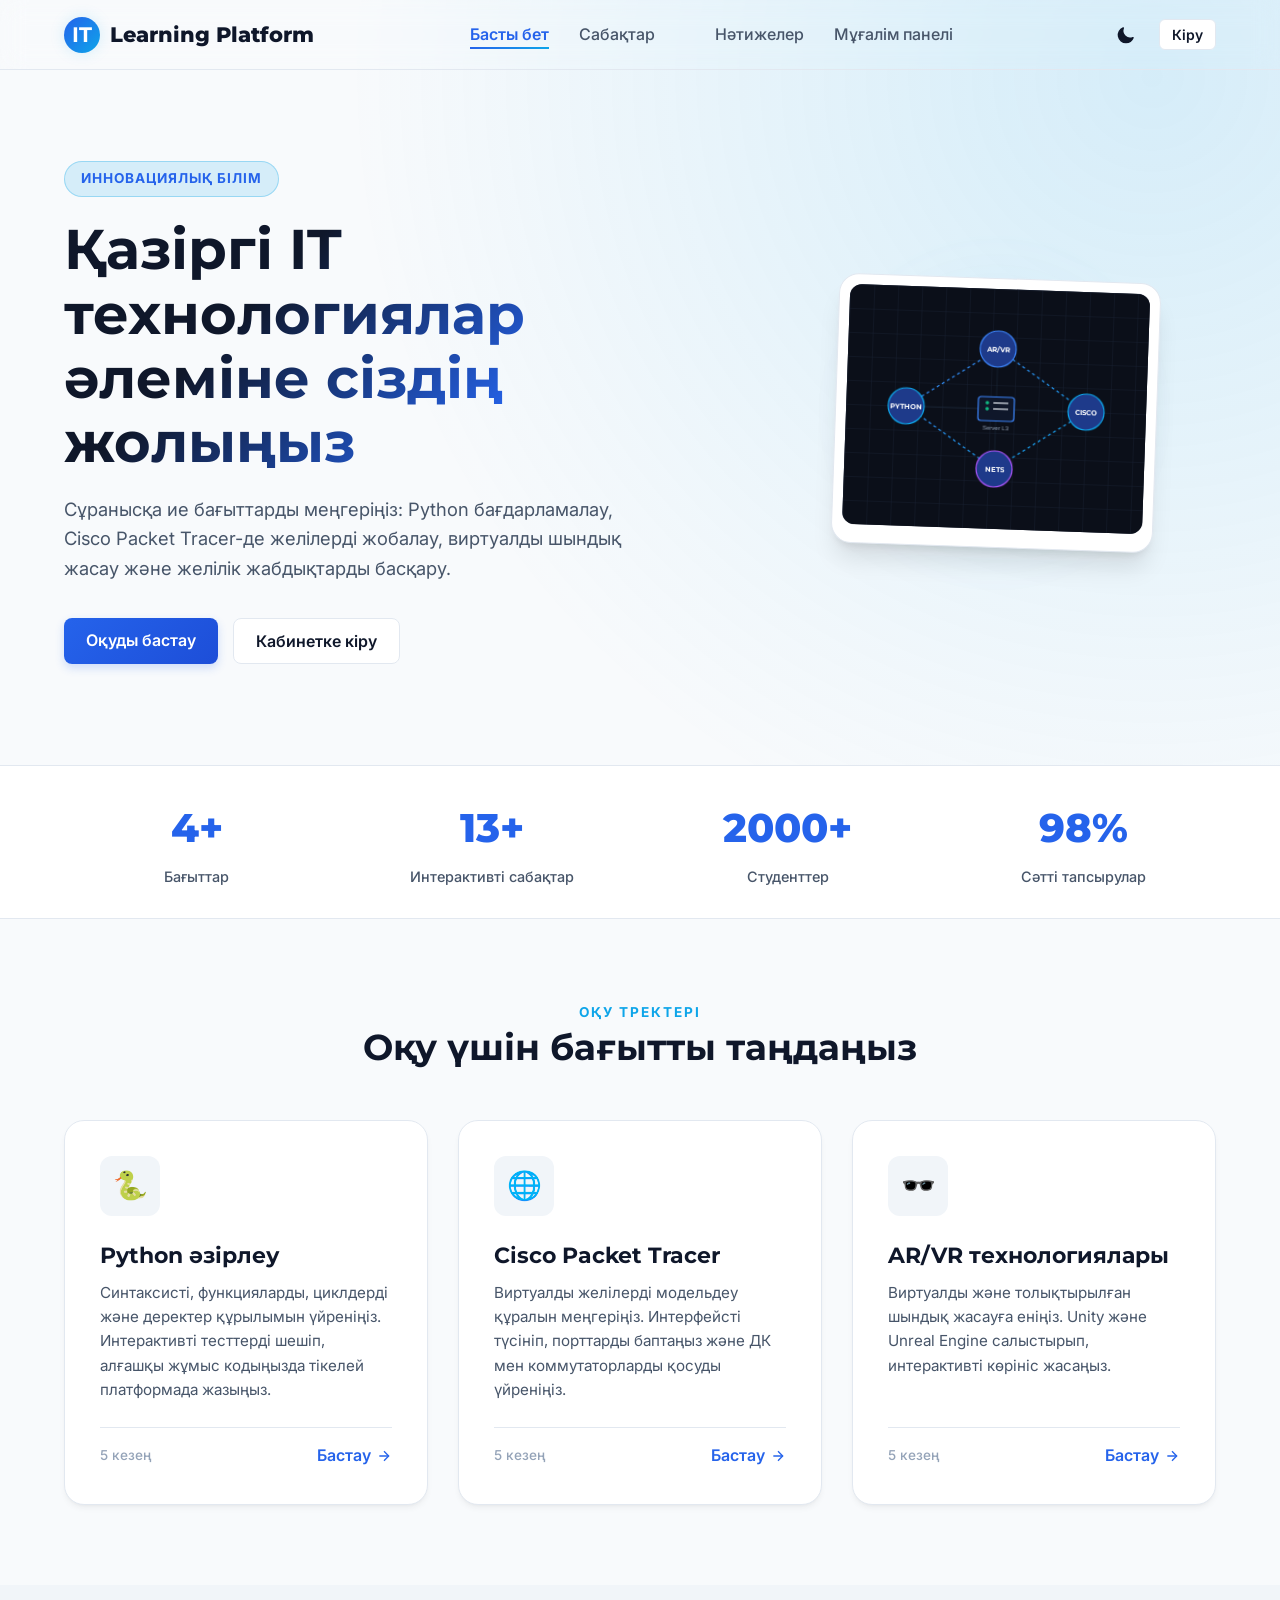
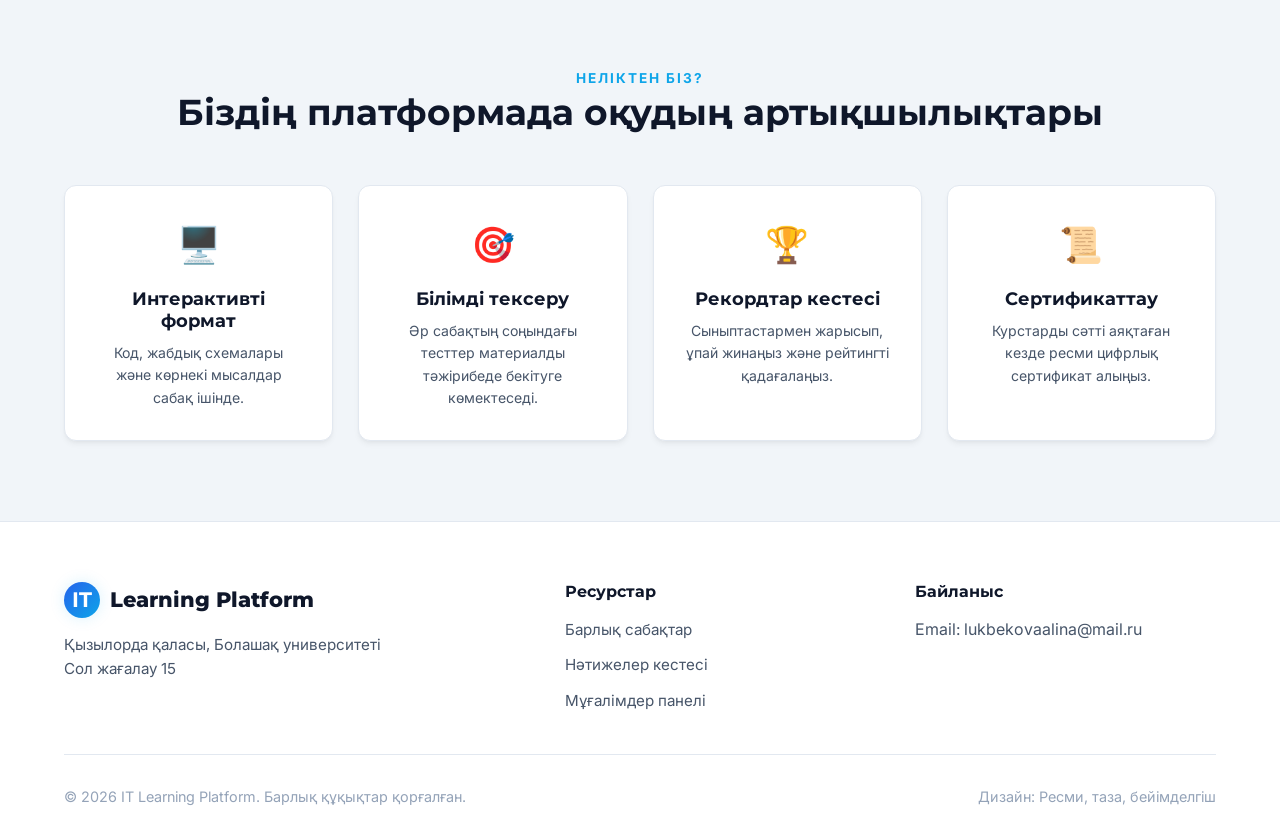
<file: index.html>
﻿<!DOCTYPE html>
<html lang="kk">
<head>
    <meta charset="UTF-8">
    <meta name="viewport" content="width=device-width, initial-scale=1.0">
    <title>IT Learning Platform — Білім беру IT Платформасы</title>
    <meta name="description" content="Python, желілер, Cisco Packet Tracer, AR/VR және желілік жабдықтарды үйренуге арналған инновациялық онлайн-платформа. Оқуды дәл қазір бастаңыз!">
    <link rel="stylesheet" href="style.css">
</head>
<body>

    <!-- НАВИГАЦИЯ -->
    <header class="navbar">
        <div class="nav-brand">
            <div class="brand-icon">IT</div>
            <span>Learning Platform</span>
        </div>
        
        <button class="hamburger" id="hamburger" aria-label="Открыть меню">
            <span></span>
            <span></span>
            <span></span>
        </button>

        <ul class="nav-links" id="nav-links">
            <li><a href="index.html" class="active">Басты бет</a></li>
            <li><a href="lessons.html">Сабақтар</a></li>
            <li><a href="dashboard.html" id="student-cabinet-btn" style="display: none;">Жеке кабинет</a></li>
            <li><a href="results.html">Нәтижелер</a></li>
            <li><a href="admin.html">Мұғалім панелі</a></li>
        </ul>

        <div class="nav-actions">
            <button class="theme-toggle-btn" id="theme-toggle" title="Тақырыпты ауыстыру">
                <!-- SVG dynamically loaded by app.js -->
            </button>
            <button class="btn btn-secondary btn-sm" id="login-nav-btn">Кіру</button>
        </div>
    </header>

    <!-- HERO БЛОК -->
    <section class="hero animate-fade-in-up">
        <div class="hero-container">
            <div class="hero-content">
                <span class="hero-badge">Инновациялық білім</span>
                <h1 class="hero-title">Қазіргі IT технологиялар әлеміне сіздің жолыңыз</h1>
                <p class="hero-description">
                    Сұранысқа ие бағыттарды меңгеріңіз: Python бағдарламалау, Cisco Packet Tracer-де желілерді жобалау, виртуалды шындық жасау және желілік жабдықтарды басқару.
                </p>
                <div class="hero-cta">
                    <a href="lessons.html" class="btn btn-primary">Оқуды бастау</a>
                    <button class="btn btn-secondary" onclick="openAuthModal()">Кабинетке кіру</button>
                </div>
            </div>
            
            <div class="hero-visual">
                <div class="hero-glow-sphere"></div>
                <div class="hero-image-wrapper">
                    <!-- Crisp inline SVG as a beautiful technical diagram -->
                    <svg viewBox="0 0 500 400" width="100%" height="auto" style="border-radius: var(--radius-md); background: #0f172a;" xmlns="http://www.w3.org/2000/svg">
                        <!-- Tech Grid Background -->
                        <defs>
                            <pattern id="grid" width="40" height="40" patternUnits="userSpaceOnUse">
                                <path d="M 40 0 L 0 0 0 40" fill="none" stroke="#1e293b" stroke-width="1"/>
                            </pattern>
                            <linearGradient id="blueGrad" x1="0%" y1="0%" x2="100%" y2="100%">
                                <stop offset="0%" stop-color="#3b82f6" />
                                <stop offset="100%" stop-color="#0ea5e9" />
                            </linearGradient>
                        </defs>
                        <rect width="100%" height="100%" fill="#0b0f19" />
                        <rect width="100%" height="100%" fill="url(#grid)" />
                        
                        <!-- Glowing Network Nodes -->
                        <path d="M 100 200 L 250 100 L 400 200 L 250 300 Z" fill="none" stroke="url(#blueGrad)" stroke-width="2" stroke-dasharray="5 5" />
                        <line x1="250" y1="100" x2="250" y2="300" stroke="#1e293b" stroke-width="1" />
                        <line x1="100" y1="200" x2="400" y2="200" stroke="#1e293b" stroke-width="1" />
                        
                        <!-- Connecting glowing circles -->
                        <circle cx="250" cy="100" r="30" fill="#1e3a8a" stroke="#3b82f6" stroke-width="2" />
                        <text x="250" y="105" font-family="'Montserrat', sans-serif" font-size="12" fill="#fff" text-anchor="middle" font-weight="bold">AR/VR</text>
                        
                        <circle cx="100" cy="200" r="30" fill="#1e3a8a" stroke="#0ea5e9" stroke-width="2" />
                        <text x="100" y="205" font-family="'Montserrat', sans-serif" font-size="11" fill="#fff" text-anchor="middle" font-weight="bold">PYTHON</text>
                        
                        <circle cx="400" cy="200" r="30" fill="#1e3a8a" stroke="#0ea5e9" stroke-width="2" />
                        <text x="400" y="205" font-family="'Montserrat', sans-serif" font-size="11" fill="#fff" text-anchor="middle" font-weight="bold">CISCO</text>
                        
                        <circle cx="250" cy="300" r="30" fill="#1e3a8a" stroke="#a855f7" stroke-width="2" />
                        <text x="250" y="305" font-family="'Montserrat', sans-serif" font-size="11" fill="#fff" text-anchor="middle" font-weight="bold">NETS</text>

                        <!-- Central Server Icon Representation -->
                        <rect x="220" y="180" width="60" height="40" rx="5" fill="#0f172a" stroke="#3b82f6" stroke-width="2" />
                        <circle cx="235" cy="190" r="3" fill="#10b981" />
                        <circle cx="235" cy="200" r="3" fill="#10b981" />
                        <line x1="245" y1="190" x2="270" y2="190" stroke="#e2e8f0" stroke-width="2" />
                        <line x1="245" y1="200" x2="270" y2="200" stroke="#e2e8f0" stroke-width="2" />
                        <text x="250" y="235" font-family="sans-serif" font-size="10" fill="#94a3b8" text-anchor="middle">Server L3</text>
                    </svg>
                </div>
            </div>
        </div>
    </section>

    <!-- СТАТИСТИКА -->
    <section class="stats-bar">
        <div class="stats-container">
            <div class="stat-item">
                <span class="stat-number">4+</span>
                <span class="stat-label">Бағыттар</span>
            </div>
            <div class="stat-item">
                <span class="stat-number">13+</span>
                <span class="stat-label">Интерактивті сабақтар</span>
            </div>
            <div class="stat-item">
                <span class="stat-number">2000+</span>
                <span class="stat-label">Студенттер</span>
            </div>
            <div class="stat-item">
                <span class="stat-number">98%</span>
                <span class="stat-label">Сәтті тапсырулар</span>
            </div>
        </div>
    </section>

    <!-- ОПИСАНИЕ И КАРТОЧКИ НАПРАВЛЕНИЙ -->
    <section class="section" id="courses">
        <div class="section-container">
            <div class="section-header">
                <span class="section-subtitle">Оқу тректері</span>
                <h2 class="section-title">Оқу үшін бағытты таңдаңыз</h2>
            </div>
            
            <div class="categories-grid">
                <!-- Python Card -->
                <div class="category-card">
                    <div>
                        <div class="category-icon">🐍</div>
                        <h3 class="category-title">Python әзірлеу</h3>
                        <p class="category-description">Синтаксисті, функцияларды, циклдерді және деректер құрылымын үйреніңіз. Интерактивті тесттерді шешіп, алғашқы жұмыс кодыңызда тікелей платформада жазыңыз.</p>
                    </div>
                    <div class="category-footer">
                        <span class="category-lessons-count">5 кезең</span>
                        <a href="lessons.html?course=python" class="category-link">
                            Бастау 
                            <svg width="16" height="16" viewBox="0 0 24 24" fill="none" stroke="currentColor" stroke-width="2"><line x1="5" y1="12" x2="19" y2="12"></line><polyline points="12 5 19 12 12 19"></polyline></svg>
                        </a>
                    </div>
                </div>

                <!-- Cisco Packet Tracer Card -->
                <div class="category-card">
                    <div>
                        <div class="category-icon">🌐</div>
                        <h3 class="category-title">Cisco Packet Tracer</h3>
                        <p class="category-description">Виртуалды желілерді модельдеу құралын меңгеріңіз. Интерфейсті түсініп, порттарды баптаңыз және ДК мен коммутаторларды қосуды үйреніңіз.</p>
                    </div>
                    <div class="category-footer">
                        <span class="category-lessons-count">5 кезең</span>
                        <a href="lessons.html?course=cisco" class="category-link">
                            Бастау 
                            <svg width="16" height="16" viewBox="0 0 24 24" fill="none" stroke="currentColor" stroke-width="2"><line x1="5" y1="12" x2="19" y2="12"></line><polyline points="12 5 19 12 12 19"></polyline></svg>
                        </a>
                    </div>
                </div>

                <!-- AR/VR Card -->
                <div class="category-card">
                    <div>
                        <div class="category-icon">🕶️</div>
                        <h3 class="category-title">AR/VR технологиялары</h3>
                        <p class="category-description">Виртуалды және толықтырылған шындық жасауға еніңіз. Unity және Unreal Engine салыстырып, интерактивті көрініс жасаңыз.</p>
                    </div>
                    <div class="category-footer">
                        <span class="category-lessons-count">5 кезең</span>
                        <a href="lessons.html?course=arvr" class="category-link">
                            Бастау 
                            <svg width="16" height="16" viewBox="0 0 24 24" fill="none" stroke="currentColor" stroke-width="2"><line x1="5" y1="12" x2="19" y2="12"></line><polyline points="12 5 19 12 12 19"></polyline></svg>
                        </a>
                    </div>
                </div>
            </div>
        </div>
    </section>

    <!-- БЛОК ПРЕИМУЩЕСТВ -->
    <section class="section" style="background-color: var(--bg-tertiary);" id="advantages">
        <div class="section-container">
            <div class="section-header">
                <span class="section-subtitle">Неліктен біз?</span>
                <h2 class="section-title">Біздің платформада оқудың артықшылықтары</h2>
            </div>
            
            <div class="benefits-grid">
                <div class="benefit-card">
                    <div class="benefit-icon">🖥️</div>
                    <h4 class="benefit-title">Интерактивті формат</h4>
                    <p class="benefit-desc">Код, жабдық схемалары және көрнекі мысалдар сабақ ішінде.</p>
                </div>
                <div class="benefit-card">
                    <div class="benefit-icon">🎯</div>
                    <h4 class="benefit-title">Білімді тексеру</h4>
                    <p class="benefit-desc">Әр сабақтың соңындағы тесттер материалды тәжірибеде бекітуге көмектеседі.</p>
                </div>
                <div class="benefit-card">
                    <div class="benefit-icon">🏆</div>
                    <h4 class="benefit-title">Рекордтар кестесі</h4>
                    <p class="benefit-desc">Сыныптастармен жарысып, ұпай жинаңыз және рейтингті қадағалаңыз.</p>
                </div>
                <div class="benefit-card">
                    <div class="benefit-icon">📜</div>
                    <h4 class="benefit-title">Сертификаттау</h4>
                    <p class="benefit-desc">Курстарды сәтті аяқтаған кезде ресми цифрлық сертификат алыңыз.</p>
                </div>
            </div>
        </div>
    </section>

    <!-- ФУТЕР -->
    <footer class="footer">
        <div class="footer-container">
            <div class="footer-info">
                <div class="footer-logo">
                    <div class="brand-icon">IT</div>
                    <span>Learning Platform</span>
                </div>
                <p class="footer-desc">Қызылорда қаласы, Болашақ университеті Сол жағалау 15</p>
            </div>
            <div class="footer-links-col">
                <h4 class="footer-links-title">Ресурстар</h4>
                <ul class="footer-links">
                    <li><a href="lessons.html">Барлық сабақтар</a></li>
                    <li><a href="results.html">Нәтижелер кестесі</a></li>
                    <li><a href="admin.html">Мұғалімдер панелі</a></li>
                </ul>
            </div>
            <div class="footer-links-col">
                <h4 class="footer-links-title">Байланыс</h4>
                <ul class="footer-links">
                    <li>Email: lukbekovaalina@mail.ru</li>
                </ul>
            </div>
        </div>
        <div class="footer-bottom">
            <p>&copy; 2026 IT Learning Platform. Барлық құқықтар қорғалған.</p>
            <p>Дизайн: Ресми, таза, бейімделгіш</p>
        </div>
    </footer>

    <!-- BOTTOM NAV (mobile only) -->
    <nav class="bottom-nav" id="bottom-nav">
        <a href="index.html" class="bottom-nav-item active" id="bnav-home">
            <svg viewBox="0 0 24 24"><path d="M3 9l9-7 9 7v11a2 2 0 0 1-2 2H5a2 2 0 0 1-2-2z"/><polyline points="9 22 9 12 15 12 15 22"/></svg>
            <span>Басты</span>
        </a>
        <a href="lessons.html" class="bottom-nav-item" id="bnav-lessons">
            <svg viewBox="0 0 24 24"><path d="M2 3h6a4 4 0 0 1 4 4v14a3 3 0 0 0-3-3H2z"/><path d="M22 3h-6a4 4 0 0 0-4 4v14a3 3 0 0 1 3-3h7z"/></svg>
            <span>Сабақтар</span>
        </a>
        <a href="results.html" class="bottom-nav-item" id="bnav-results">
            <svg viewBox="0 0 24 24"><polyline points="22 12 18 12 15 21 9 3 6 12 2 12"/></svg>
            <span>Нәтижелер</span>
        </a>
        <a href="admin.html" class="bottom-nav-item" id="bnav-admin">
            <svg viewBox="0 0 24 24"><path d="M17 21v-2a4 4 0 0 0-4-4H5a4 4 0 0 0-4 4v2"/><circle cx="9" cy="7" r="4"/><path d="M23 21v-2a4 4 0 0 0-3-3.87"/><path d="M16 3.13a4 4 0 0 1 0 7.75"/></svg>
            <span>Мұғалім</span>
        </a>
        <button class="bottom-nav-login" id="bnav-login" onclick="openAuthModal()">
            <svg viewBox="0 0 24 24"><path d="M20 21v-2a4 4 0 0 0-4-4H8a4 4 0 0 0-4 4v2"/><circle cx="12" cy="7" r="4"/></svg>
            <span id="bnav-login-label">Кіру</span>
        </button>
    </nav>

    <!-- Scripts -->
    <script src="app.js"></script>
</body>
</html>
</file>
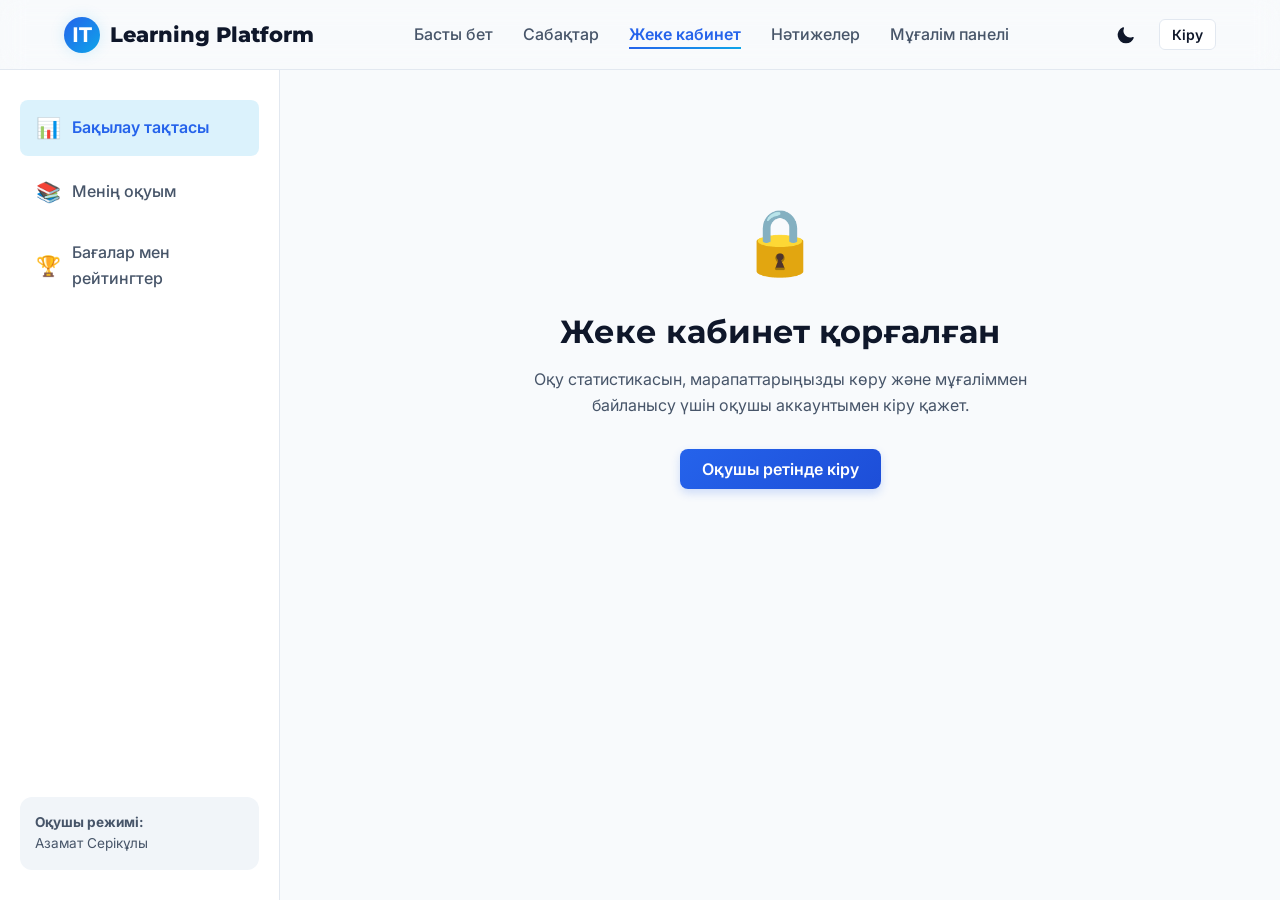
<file: dashboard.html>
﻿<!DOCTYPE html>
<html lang="kk">
<head>
    <meta charset="UTF-8">
    <meta name="viewport" content="width=device-width, initial-scale=1.0">
    <title>Оқушының жеке кабинеті — IT Learning Platform</title>
    <link rel="stylesheet" href="style.css">
    <style>
        @media (max-width: 768px) {
            .dashboard-layout { padding-bottom: 80px; }
            .dashboard-main { padding: 16px !important; }
            .stats-grid { grid-template-columns: 1fr 1fr !important; gap: 12px !important; }
            .mini-card { padding: 16px 12px; gap: 12px; }
            .mini-card-num { font-size: 1.3rem; }
            .mini-card-icon { width: 40px; height: 40px; font-size: 1.2rem; }
            .dashboard-grid-main { grid-template-columns: 1fr !important; gap: 15px !important; }
            .panel-title { font-size: 1rem; flex-wrap: wrap; gap: 8px; }
            .progress-section, .achievements-card, .calendar-card { padding: 18px; }
            .badges-grid { grid-template-columns: repeat(3, 1fr); gap: 8px; }
            .badge-icon { font-size: 1.6rem; }
            .badge-name { font-size: 0.72rem; }
            .schedule-item { padding: 10px; gap: 10px; }
            .dashboard-header { flex-direction: column; gap: 12px; align-items: flex-start; }
            .dashboard-header .btn { width: 100%; justify-content: center; }
            .user-welcome h2 { font-size: 1.4rem; }
            .sidebar { display: none; } /* hidden on mobile — use bottom nav */
        }
        @media (max-width: 480px) {
            .stats-grid { grid-template-columns: 1fr 1fr !important; }
            .badges-grid { grid-template-columns: repeat(3, 1fr); }
        }
    </style>
</head>
<body>

    <!-- НАВИГАЦИЯ -->
    <header class="navbar">
        <div class="nav-brand">
            <div class="brand-icon">IT</div>
            <span>Learning Platform</span>
        </div>
        
        <button class="hamburger" id="hamburger" aria-label="Мәзір">
            <span></span>
            <span></span>
            <span></span>
        </button>

        <ul class="nav-links" id="nav-links">
            <li><a href="index.html">Басты бет</a></li>
            <li><a href="lessons.html">Сабақтар</a></li>
            <li><a href="dashboard.html" class="active">Жеке кабинет</a></li>
            <li><a href="results.html">Нәтижелер</a></li>
            <li><a href="admin.html">Мұғалім панелі</a></li>
        </ul>

        <div class="nav-actions">
            <button class="theme-toggle-btn" id="theme-toggle" title="Тақырыпты ауыстыру">
                <!-- SVG dynamically loaded by app.js -->
            </button>
            <button class="btn btn-secondary btn-sm" id="login-nav-btn">Кіру</button>
        </div>
    </header>

    <!-- DASHBOARD LAYOUT -->
    <div class="dashboard-layout">
        <!-- Боковое меню -->
        <aside class="sidebar">
            <ul class="sidebar-menu">
                <li><a href="dashboard.html" class="sidebar-link active"><span class="sidebar-icon">📊</span> Бақылау тақтасы</a></li>
                <li><a href="lessons.html" class="sidebar-link"><span class="sidebar-icon">📚</span> Менің оқуым</a></li>
                <li><a href="results.html" class="sidebar-link"><span class="sidebar-icon">🏆</span> Бағалар мен рейтингтер</a></li>
            </ul>
            <div style="margin-top:auto; padding:15px; background:var(--bg-tertiary); border-radius:var(--radius-md); font-size:0.85rem;">
                <strong>Оқушы режимі:</strong><br>
                Азамат Серікұлы
            </div>
        </aside>

        <!-- Основной контент панели -->
        <main class="dashboard-main" id="dashboard-content">
            <!-- Loading or login prompts will be injected here if not logged in -->
            <div class="dashboard-header animate-fade-in-up">
                <div class="user-welcome">
                    <h2 id="welcome-title">Жүктелуде...</h2>
                    <p>Сізді қайта көргенімізге қуаныштымыз. Төменде сіздің оқу статистикаңыз берілген.</p>
                </div>
                <button class="btn btn-primary" id="btn-continue-learning" onclick="window.location.href='lessons.html'">Оқуды жалғастыру</button>
            </div>

            <!-- Сетка мини-статистики -->
            <div class="stats-grid animate-fade-in-up">
                <div class="mini-card">
                    <div class="mini-card-icon" style="background-color: rgba(37, 99, 235, 0.1); color: var(--color-primary);">📈</div>
                    <div class="mini-card-info">
                        <span class="mini-card-num" id="stat-total-progress">0%</span>
                        <span class="mini-card-label">Жалпы прогресс</span>
                    </div>
                </div>
                <div class="mini-card">
                    <div class="mini-card-icon" style="background-color: rgba(16, 185, 129, 0.1); color: var(--color-success);">⭐</div>
                    <div class="mini-card-info">
                        <span class="mini-card-num" id="stat-total-points">0</span>
                        <span class="mini-card-label">Жиналған ұпайлар</span>
                    </div>
                </div>
                <div class="mini-card">
                    <div class="mini-card-icon" style="background-color: rgba(245, 158, 11, 0.1); color: var(--color-warning);">📖</div>
                    <div class="mini-card-info">
                        <span class="mini-card-num" id="stat-completed-lessons">0/0</span>
                        <span class="mini-card-label">Өтілген сабақтар</span>
                    </div>
                </div>
                <div class="mini-card">
                    <div class="mini-card-icon" style="background-color: rgba(168, 85, 247, 0.1); color: #a855f7;">🏅</div>
                    <div class="mini-card-info">
                        <span class="mini-card-num" id="stat-unlocked-badges">0/3</span>
                        <span class="mini-card-label">Марапаттар</span>
                    </div>
                </div>
            </div>

            <!-- Главный блок с прогрессом и событиями -->
            <div class="dashboard-grid-main animate-fade-in-up">
                <!-- Прогресс курсов -->
                <div class="progress-section">
                    <h3 class="panel-title">Менің оқу курстарым</h3>
                    <div class="course-progress-list">
                        <!-- Python -->
                        <div class="course-progress-item">
                            <div class="c-progress-meta">
                                <span class="c-progress-title">Python Әзірлеу</span>
                                <span id="progress-percent-python">0%</span>
                            </div>
                            <div class="c-progress-bar-bg">
                                <div class="c-progress-bar-fill c-progress-fill-python" id="progress-bar-python" style="width: 0%"></div>
                            </div>
                        </div>
                        <!-- Cisco -->
                        <div class="course-progress-item">
                            <div class="c-progress-meta">
                                <span class="c-progress-title">Cisco Packet Tracer</span>
                                <span id="progress-percent-cisco">0%</span>
                            </div>
                            <div class="c-progress-bar-bg">
                                <div class="c-progress-bar-fill c-progress-fill-cisco" id="progress-bar-cisco" style="width: 0%"></div>
                            </div>
                        </div>
                        <!-- AR/VR -->
                        <div class="course-progress-item">
                            <div class="c-progress-meta">
                                <span class="c-progress-title">Технологии AR/VR</span>
                                <span id="progress-percent-arvr">0%</span>
                            </div>
                            <div class="c-progress-bar-bg">
                                <div class="c-progress-bar-fill c-progress-fill-arvr" id="progress-bar-arvr" style="width: 0%"></div>
                            </div>
                        </div>
                    </div>
                </div>

                <!-- Награды и ачивки -->
                <div class="achievements-card">
                    <h3 class="panel-title">Жетістіктер мен белгілер</h3>
                    <div class="badges-grid">
                        <div class="badge-item" id="badge-python">
                            <div class="badge-icon">🐍</div>
                            <div class="badge-name">Python Ниндзя</div>
                            <div class="badge-desc">Базалық Python меңгерілді</div>
                        </div>
                        <div class="badge-item" id="badge-cisco">
                            <div class="badge-icon">🌐</div>
                            <div class="badge-name">Маршрутизатор</div>
                            <div class="badge-desc">Cisco курсы аяқталды</div>
                        </div>
                        <div class="badge-item" id="badge-arvr">
                            <div class="badge-icon">🕶️</div>
                            <div class="badge-name">VR Архитекторы</div>
                            <div class="badge-desc">AR/VR көріністері игерілді</div>
                        </div>
                    </div>
                </div>
            </div>

            <!-- Дополнительная секция: Выполненные задания и Ошибки/Рекомендации -->
            <div class="dashboard-grid-main animate-fade-in-up" style="margin-top: 30px;">
                <!-- Выполненные задания -->
                <div class="completed-lessons-card">
                    <h3 class="panel-title">Орындалған тапсырмалар</h3>
                    <div class="lesson-history-list" id="dashboard-completed-lessons">
                        <!-- Loaded dynamically -->
                    </div>
                </div>

                <!-- Ошибки и рекомендации -->
                <div class="errors-recs-card" style="background-color: var(--bg-secondary); border: 1px solid var(--border-color); border-radius: var(--radius-lg); padding: 25px; box-shadow: var(--card-shadow);">
                    <h3 class="panel-title">Қателер мен Ұсыныстар</h3>
                    <div id="dashboard-errors-recs" style="font-size: 0.95rem; color: var(--text-secondary);">
                        <!-- Loaded dynamically -->
                    </div>
                </div>
            </div>

            <!-- Дополнительная секция: Расписание и Обратная связь -->
            <div class="dashboard-grid-main animate-fade-in-up" style="margin-top: 30px;">
                <!-- Блок календаря -->
                <div class="calendar-card">
                    <h3 class="panel-title">Алдағы оқиғалар</h3>
                    <div class="schedule-list">
                        <div class="schedule-item" style="border-left-color: var(--color-primary);">
                            <div class="schedule-date-box">
                                <span class="schedule-day">26</span>
                                <span class="schedule-month">мамыр</span>
                            </div>
                            <div class="schedule-info">
                                <span class="schedule-title">Python бойынша практикалық сынақ</span>
                                <span class="schedule-time">⏰ 15:00 - Онлайн тест</span>
                            </div>
                        </div>
                        <div class="schedule-item" style="border-left-color: var(--color-success);">
                            <div class="schedule-date-box">
                                <span class="schedule-day">28</span>
                                <span class="schedule-month">мамыр</span>
                            </div>
                            <div class="schedule-info">
                                <span class="schedule-title">Семинар: LAN топологиясын жобалау</span>
                                <span class="schedule-time">⏰ 16:30 - Cisco Packet Tracer</span>
                            </div>
                        </div>
                        <div class="schedule-item" style="border-left-color: #a855f7;">
                            <div class="schedule-date-box">
                                <span class="schedule-day">02</span>
                                <span class="schedule-month">маусым</span>
                            </div>
                            <div class="schedule-info">
                                <span class="schedule-title">AR/VR жобалары бойынша кеңес</span>
                                <span class="schedule-time">⏰ 14:00 - Жеке қоңырау</span>
                            </div>
                        </div>
                    </div>
                </div>

                <!-- Связь с преподавателем -->
                <div class="feedback-card" style="background-color: var(--bg-secondary); border: 1px solid var(--border-color); border-radius: var(--radius-lg); padding: 30px; box-shadow: var(--card-shadow);">
                    <h3 class="panel-title">Мұғалімге жазу</h3>
                    <form onsubmit="sendFeedbackToTeacher(event)">
                        <div class="form-group" style="margin-bottom: 12px;">
                            <label class="form-label" style="font-size: 0.8rem;">Атыңыз</label>
                            <input class="form-input" type="text" id="feedback-sender" value="Азамат Серікұлы" readonly>
                        </div>
                        <div class="form-group" style="margin-bottom: 15px;">
                            <label class="form-label" style="font-size: 0.8rem;">Сабақ бойынша хабарлама / сұрақ</label>
                            <textarea class="form-input" id="feedback-message" rows="3" placeholder="Cisco, Python немесе Unity бойынша сұрақ қойыңыз..." required></textarea>
                        </div>
                        <button type="submit" class="btn btn-primary btn-sm" style="width: 100%;">Хабарлама жіберу</button>
                    </form>
                </div>
            </div>
        </main>
    </div>

    <!-- BOTTOM NAV (mobile only) -->
    <nav class="bottom-nav" id="bottom-nav">
        <a href="index.html" class="bottom-nav-item" id="bnav-home">
            <svg viewBox="0 0 24 24"><path d="M3 9l9-7 9 7v11a2 2 0 0 1-2 2H5a2 2 0 0 1-2-2z"/><polyline points="9 22 9 12 15 12 15 22"/></svg>
            <span>Басты</span>
        </a>
        <a href="lessons.html" class="bottom-nav-item" id="bnav-lessons">
            <svg viewBox="0 0 24 24"><path d="M2 3h6a4 4 0 0 1 4 4v14a3 3 0 0 0-3-3H2z"/><path d="M22 3h-6a4 4 0 0 0-4 4v14a3 3 0 0 1 3-3h7z"/></svg>
            <span>Сабақтар</span>
        </a>
        <a href="results.html" class="bottom-nav-item" id="bnav-results">
            <svg viewBox="0 0 24 24"><polyline points="22 12 18 12 15 21 9 3 6 12 2 12"/></svg>
            <span>Нәтижелер</span>
        </a>
        <a href="admin.html" class="bottom-nav-item" id="bnav-admin">
            <svg viewBox="0 0 24 24"><path d="M17 21v-2a4 4 0 0 0-4-4H5a4 4 0 0 0-4 4v2"/><circle cx="9" cy="7" r="4"/><path d="M23 21v-2a4 4 0 0 0-3-3.87"/><path d="M16 3.13a4 4 0 0 1 0 7.75"/></svg>
            <span>Мұғалім</span>
        </a>
        <button class="bottom-nav-login" id="bnav-login" onclick="openAuthModal()">
            <svg viewBox="0 0 24 24"><path d="M20 21v-2a4 4 0 0 0-4-4H8a4 4 0 0 0-4 4v2"/><circle cx="12" cy="7" r="4"/></svg>
            <span id="bnav-login-label">Кіру</span>
        </button>
    </nav>

    <!-- Scripts -->
    <script src="app.js"></script>
    <script>
        document.addEventListener('DOMContentLoaded', () => {
            checkDashboardAccess();
            // Listen for logins
            window.addEventListener('authStateChanged', checkDashboardAccess);
        });

        function checkDashboardAccess() {
            const user = AppState.getCurrentUser();
            const dashboardMain = document.getElementById('dashboard-content');
            
            if (!user.isLoggedIn || user.role !== 'student') {
                dashboardMain.innerHTML = `
                    <div style="text-align: center; padding: 80px 20px; max-width: 600px; margin: 0 auto;" class="animate-fade-in-up">
                        <div style="font-size: 4rem; margin-bottom: 20px;">🔒</div>
                        <h2 style="font-size: 2rem; margin-bottom: 15px;">Жеке кабинет қорғалған</h2>
                        <p style="color: var(--text-secondary); margin-bottom: 30px;">
                            Оқу статистикасын, марапаттарыңызды көру және мұғаліммен байланысу үшін оқушы аккаунтымен кіру қажет.
                        </p>
                        <button class="btn btn-primary" onclick="openAuthModal()">Оқушы ретінде кіру</button>
                    </div>
                `;
                return;
            }
            
            // If logged in, update content
            renderDashboardStats();
        }

        function renderDashboardStats() {
            const user = AppState.getCurrentUser();
            const progress = AppState.getStudentProgress(user.id);
            const lessons = AppState.getLessons();
            
            // Set name
            document.getElementById('welcome-title').innerText = `Сәлем, ${user.name}!`;
            document.getElementById('feedback-sender').value = user.name;
            
            // Find next lesson to continue
            const uncompleted = lessons.filter(l => !progress.completedLessons.includes(l.id));
            const continueBtn = document.getElementById('btn-continue-learning');
            if (uncompleted.length > 0) {
                const nextLesson = uncompleted[0];
                continueBtn.innerText = `Жалғастыру: ${nextLesson.title}`;
                continueBtn.onclick = () => window.location.href = `lessons.html?lesson=${nextLesson.id}`;
            } else {
                continueBtn.innerText = 'Курс аяқталды! 🎉';
                continueBtn.onclick = () => window.location.href = 'lessons.html';
            }
            
            // Overall Stats
            const totalProgress = Math.round(AppState.getOverallCompletionRate());
            document.getElementById('stat-total-progress').innerText = `${totalProgress}%`;
            document.getElementById('stat-total-points').innerText = progress.totalPoints;
            document.getElementById('stat-completed-lessons').innerText = `${progress.completedLessons.length}/${lessons.length}`;
            
            // Course progress bars and cards
            const pythonProgress = Math.round(AppState.getCourseCompletionRate('python'));
            const ciscoProgress = Math.round(AppState.getCourseCompletionRate('cisco'));
            const arvrProgress = Math.round(AppState.getCourseCompletionRate('arvr'));
            
            document.getElementById('progress-percent-python').innerText = `${pythonProgress}%`;
            document.getElementById('progress-bar-python').style.width = `${pythonProgress}%`;
            
            document.getElementById('progress-percent-cisco').innerText = `${ciscoProgress}%`;
            document.getElementById('progress-bar-cisco').style.width = `${ciscoProgress}%`;
            
            document.getElementById('progress-percent-arvr').innerText = `${arvrProgress}%`;
            document.getElementById('progress-bar-arvr').style.width = `${arvrProgress}%`;
            
            // Unlock achievements based on completion rate (100% completed)
            let unlockedCount = 0;
            if (pythonProgress === 100) {
                document.getElementById('badge-python').classList.add('unlocked');
                unlockedCount++;
            } else {
                document.getElementById('badge-python').classList.remove('unlocked');
            }
            
            if (ciscoProgress === 100) {
                document.getElementById('badge-cisco').classList.add('unlocked');
                unlockedCount++;
            } else {
                document.getElementById('badge-cisco').classList.remove('unlocked');
            }
            
            if (arvrProgress === 100) {
                document.getElementById('badge-arvr').classList.add('unlocked');
                unlockedCount++;
            } else {
                document.getElementById('badge-arvr').classList.remove('unlocked');
            }
            
            document.getElementById('stat-unlocked-badges').innerText = `${unlockedCount}/3`;
            
            // Render Completed Lessons
            const completedContainer = document.getElementById('dashboard-completed-lessons');
            if (progress.completedLessons.length === 0) {
                completedContainer.innerHTML = '<div style="color:var(--text-muted); padding:10px 0;">Сізде әлі орындалған тапсырмалар жоқ.</div>';
            } else {
                let clHtml = '';
                progress.completedLessons.forEach(lessonId => {
                    const lDef = lessons.find(l => l.id === lessonId);
                    const r = typeof ResultTracker !== 'undefined' ? ResultTracker.get(lessonId, user.id) : null;
                    const scoreText = r ? `Ұпай: ${r.score}%` : 'Орындалды';
                    clHtml += `
                        <div style="padding: 12px; border-bottom: 1px solid var(--border-color); display: flex; justify-content: space-between; align-items: center;">
                            <span style="font-weight: 500;">${lDef ? lDef.title : lessonId}</span>
                            <span style="background: rgba(16,185,129,0.15); color: var(--color-success); padding: 4px 8px; border-radius: 12px; font-size: 0.8rem; font-weight: bold;">${scoreText}</span>
                        </div>
                    `;
                });
                completedContainer.innerHTML = clHtml;
            }

            // Render Errors and Recommendations
            const recsContainer = document.getElementById('dashboard-errors-recs');
            let allErrors = [];
            let allRecs = [];
            
            if (typeof ResultTracker !== 'undefined') {
                progress.completedLessons.forEach(lessonId => {
                    const r = ResultTracker.get(lessonId, user.id);
                    if (r && r.errors && r.errors.length > 0) {
                        allErrors.push(...r.errors);
                    }
                });
            }
            
            if (allErrors.length === 0 && progress.completedLessons.length > 0) {
                recsContainer.innerHTML = '<div style="color:var(--color-success); padding:10px 0;">Керемет! Орындалған тапсырмаларда тіркелген қателер жоқ.</div>';
            } else if (allErrors.length === 0) {
                recsContainer.innerHTML = '<div style="color:var(--text-muted); padding:10px 0;">Әзірге қателер жоқ. Тапсырмаларды орындауды бастаңыз.</div>';
            } else {
                // Generate simple dynamic recommendations based on keywords in errors
                const errStr = allErrors.join(' ').toLowerCase();
                if (errStr.includes('print')) allRecs.push('<code>print()</code> функциясының синтаксисін қайталаңыз.');
                if (errStr.includes('input')) allRecs.push('<code>input()</code> қолданылуына және типтерді түрлендіруге назар аударыңыз.');
                if (errStr.includes('if') || errStr.includes('else')) allRecs.push('<code>if/elif/else</code> шартты операторларын қайталаңыз.');
                if (errStr.includes('қосылым') || errStr.includes('коммутатор') || errStr.includes('байланыс')) allRecs.push('Желі топологиясы ережелерін қайталаңыз: соңғы құрылғылар коммутаторларға қосылады.');
                
                if (allRecs.length === 0) allRecs.push('Тапсырма нұсқауларын мұқият оқыңыз.');

                // Deduplicate and take last 3 errors for brevity
                const uniqueErrors = [...new Set(allErrors)].slice(-3);
                
                recsContainer.innerHTML = `
                    <div style="margin-bottom: 15px;">
                        <strong style="color: var(--color-warning);">Соңғы жіберілген қателер:</strong>
                        <ul style="margin-top: 8px; padding-left: 20px;">
                            ${uniqueErrors.map(e => `<li style="margin-bottom: 4px;">${e.replace(/<[^>]+>/g, '')}</li>`).join('')}
                        </ul>
                    </div>
                    <div>
                        <strong style="color: var(--color-primary);">💡 Ұсыныстар:</strong>
                        <ul style="margin-top: 8px; padding-left: 20px;">
                            ${allRecs.map(r => `<li style="margin-bottom: 4px;">${r}</li>`).join('')}
                        </ul>
                    </div>
                `;
            }
        }

        function sendFeedbackToTeacher(event) {
            event.preventDefault();
            const sender = document.getElementById('feedback-sender').value;
            const message = document.getElementById('feedback-message').value;
            
            AppState.submitFeedback(sender, message);
            document.getElementById('feedback-message').value = '';
        }
    </script>
</body>
</html>
</file>
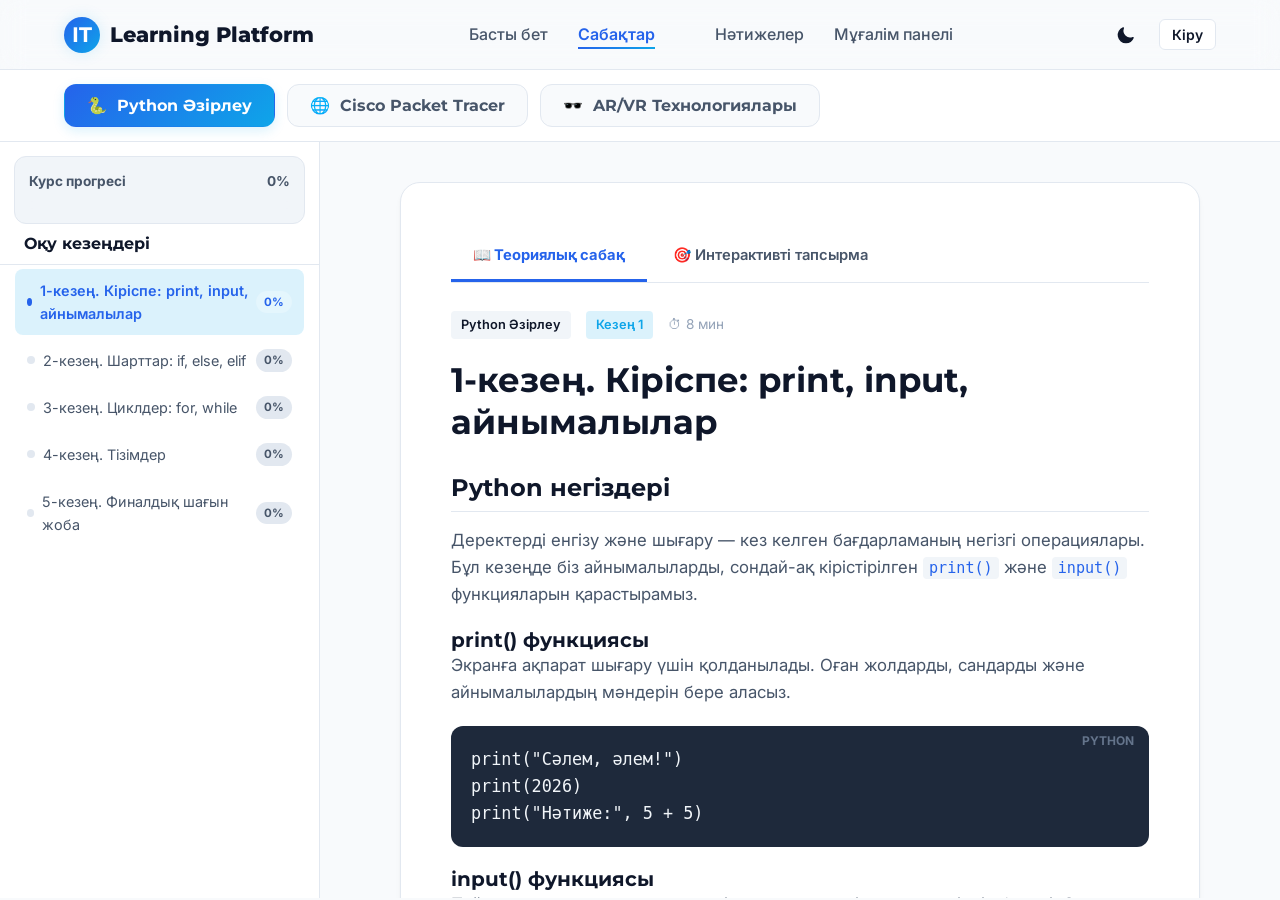
<file: lessons.html>
﻿<!DOCTYPE html>
<html lang="kk">
<head>
    <meta charset="UTF-8">
    <meta name="viewport" content="width=device-width, initial-scale=1.0">
    <title>Сабақтар — IT Learning Platform</title>
    <link rel="stylesheet" href="style.css">
    <link rel="stylesheet" href="assignments.css">
    <style>
        body { height: 100vh; }

        /* Course Select Bar */
        .course-select-nav {
            background-color: var(--bg-secondary);
            border-bottom: 1px solid var(--border-color);
            padding: 14px 5%;
            display: flex;
            align-items: center;
            gap: 12px;
            margin-top: var(--navbar-height);
            z-index: 100;
            overflow-x: auto;
        }

        .course-tab-btn {
            display: inline-flex;
            align-items: center;
            gap: 10px;
            padding: 11px 22px;
            border-radius: var(--radius-md);
            font-family: var(--font-heading);
            font-weight: 700;
            background-color: var(--bg-primary);
            border: 1px solid var(--border-color);
            cursor: pointer;
            transition: all var(--transition-normal);
            white-space: nowrap;
            color: var(--text-secondary);
        }

        .course-tab-btn:hover {
            border-color: var(--color-primary);
            background-color: var(--bg-tertiary);
        }

        .course-tab-btn.active {
            background: linear-gradient(135deg, var(--color-primary), var(--color-accent));
            color: #ffffff;
            border-color: transparent;
            box-shadow: 0 4px 12px var(--color-accent-glow);
        }

        .lessons-main-layout {
            display: flex;
            height: calc(100vh - var(--navbar-height) - 74px);
            overflow: hidden;
        }

        /* Sidebar progress card */
        .sidebar-progress-card {
            background-color: var(--bg-tertiary);
            border-radius: var(--radius-md);
            padding: 14px;
            margin: 14px;
            margin-bottom: 4px;
            border: 1px solid var(--border-color);
        }

        .sidebar-progress-meta {
            display: flex;
            justify-content: space-between;
            font-size: 0.85rem;
            font-weight: 700;
            margin-bottom: 8px;
        }

        /* Tab bar inside lesson viewport */
        .lesson-tab-bar {
            display: flex;
            border-bottom: 1px solid var(--border-color);
            margin-bottom: 28px;
            gap: 4px;
            flex-shrink: 0;
        }

        .lesson-tab {
            padding: 11px 22px;
            font-weight: 600;
            cursor: pointer;
            border-bottom: 3px solid transparent;
            color: var(--text-secondary);
            transition: all var(--transition-fast);
            border-radius: 6px 6px 0 0;
            font-size: 0.92rem;
        }

        .lesson-tab:hover { color: var(--text-primary); background: var(--bg-tertiary); }

        .lesson-tab.active {
            border-bottom-color: var(--color-primary);
            color: var(--color-primary);
            font-weight: 700;
            background: transparent;
        }

        .tab-panel          { display: none; }
        .tab-panel.active   { display: block; }

        /* Stage status badge */
        .stage-progress-badge {
            font-size: 0.72rem;
            padding: 2px 8px;
            border-radius: 20px;
            font-weight: 700;
            background-color: var(--border-color);
            color: var(--text-secondary);
            white-space: nowrap;
        }

        .syllabus-item-link.completed .stage-progress-badge {
            background-color: rgba(16,185,129,0.15);
            color: var(--color-success);
        }

        .syllabus-item-link.active .stage-progress-badge {
            background-color: rgba(255,255,255,0.25);
            color: inherit;
        }

        /* "Go to assignment" big button */
        .btn-go-assignment {
            margin-top: 35px;
            width: 100%;
            padding: 16px;
            font-size: 1.05rem;
            border: 2px solid var(--color-primary);
            background-color: transparent;
            color: var(--color-primary);
            border-radius: var(--radius-sm);
            cursor: pointer;
            font-weight: 700;
            transition: all var(--transition-normal);
            display: flex;
            align-items: center;
            justify-content: center;
            gap: 10px;
        }

        .btn-go-assignment:hover {
            background-color: var(--color-primary);
            color: #ffffff;
            transform: translateY(-2px);
            box-shadow: 0 6px 16px rgba(37,99,235,0.25);
        }

        /* Assignment container inside the quiz tab */
        #assignment-container {
            min-height: 400px;
        }

        @media (max-width: 768px) {
            .course-select-nav { margin-top: var(--navbar-height); }
            .lessons-main-layout { flex-direction: column; height: auto; overflow: visible; }
            body { height: auto; overflow: visible; }
        }
    </style>
</head>
<body>

    <!-- NAVIGATION -->
    <header class="navbar">
        <div class="nav-brand">
            <div class="brand-icon">IT</div>
            <span>Learning Platform</span>
        </div>

        <button class="hamburger" id="hamburger" aria-label="Мәзір">
            <span></span><span></span><span></span>
        </button>

        <ul class="nav-links" id="nav-links">
            <li><a href="index.html">Басты бет</a></li>
            <li><a href="lessons.html" class="active">Сабақтар</a></li>
            <li><a href="dashboard.html" id="student-cabinet-btn" style="display:none;">Жеке кабинет</a></li>
            <li><a href="results.html">Нәтижелер</a></li>
            <li><a href="admin.html">Мұғалім панелі</a></li>
        </ul>

        <div class="nav-actions">
            <button class="theme-toggle-btn" id="theme-toggle" title="Тақырыпты ауыстыру"></button>
            <button class="btn btn-secondary btn-sm" id="login-nav-btn">Кіру</button>
        </div>
    </header>

    <!-- COURSE SELECTOR TABS -->
    <nav class="course-select-nav" id="course-tabs"></nav>

    <!-- MAIN LAYOUT -->
    <main class="lessons-main-layout">

        <!-- LEFT SIDEBAR — stage list -->
        <aside class="syllabus-sidebar">
            <div class="sidebar-progress-card">
                <div class="sidebar-progress-meta">
                    <span>Курс прогресі</span>
                    <span id="course-progress-percent">0%</span>
                </div>
                <div class="c-progress-bar-bg" style="margin-bottom:0;">
                    <div class="c-progress-bar-fill c-progress-fill-python"
                         id="course-progress-fill" style="width:0%"></div>
                </div>
            </div>

            <div class="syllabus-header" style="padding-top:6px; padding-bottom:10px;">
                <h4 style="font-size:1rem;">Оқу кезеңдері</h4>
            </div>

            <div class="syllabus-list" id="syllabus-list" style="padding-top:4px;"></div>
        </aside>

        <!-- RIGHT PANEL — theory + assignment -->
        <section class="lesson-viewport" id="lesson-viewport">
            <div class="lesson-content" id="lesson-card">
                <div style="text-align:center; padding:60px 0;">
                    <div style="font-size:3rem; margin-bottom:15px;">📚</div>
                    <h2>Курс пен кезеңді таңдаңыз</h2>
                    <p style="color:var(--text-muted); margin-top:8px;">
                        Жоғарыдағы курстардың бірін басып, содан кейін оқу кезеңін таңдаңыз.
                    </p>
                </div>
            </div>
        </section>
    </main>

    <script src="https://bernardo-castilho.github.io/DragDropTouch/DragDropTouch.js"></script>
    <script src="app.js"></script>
    <script src="assignments.js"></script>
    <script>
    // ── State ──────────────────────────────────────────────────
    let activeCourseId  = null;
    let activeLessonId  = null;
    let activeTab       = 'theory'; // 'theory' | 'quiz'

    // ── Boot ───────────────────────────────────────────────────
    document.addEventListener('DOMContentLoaded', () => {
        initCourseTabs();

        const params = new URLSearchParams(window.location.search);
        const courseParam = params.get('course');
        const lessonParam = params.get('lesson');

        const courses = AppState.getCourses();
        let initialCourse = courses[0].id;

        if (courseParam && courses.some(c => c.id === courseParam)) {
            initialCourse = courseParam;
        } else if (lessonParam) {
            const lMatch = AppState.getLessons().find(l => l.id === lessonParam);
            if (lMatch) initialCourse = lMatch.courseId;
        }

        switchCourse(initialCourse);

        if (lessonParam) {
            selectStage(lessonParam, 'theory');
        }
    });

    // ── Course Tabs ────────────────────────────────────────────
    function initCourseTabs() {
        const tabs = document.getElementById('course-tabs');
        tabs.innerHTML = AppState.getCourses().map(c => `
            <button class="course-tab-btn" id="tab-${c.id}"
                    onclick="switchCourse('${c.id}')">
                <span>${c.icon}</span><span>${c.title}</span>
            </button>`).join('');
    }

    function switchCourse(courseId) {
        activeCourseId = courseId;

        document.querySelectorAll('.course-tab-btn').forEach(btn => {
            btn.classList.toggle('active', btn.id === `tab-${courseId}`);
        });

        renderSyllabus();

        const first = AppState.getLessons()
            .filter(l => l.courseId === courseId)
            .sort((a, b) => a.stage - b.stage)[0];
        if (first) selectStage(first.id, 'theory');
    }

    // ── Sidebar ────────────────────────────────────────────────
    function renderSyllabus() {
        const list     = document.getElementById('syllabus-list');
        const lessons  = AppState.getLessons()
            .filter(l => l.courseId === activeCourseId)
            .sort((a, b) => a.stage - b.stage);
        const progress = AppState.getStudentProgress();

        // Check assignment results too
        list.innerHTML = lessons.map(lesson => {
            const done    = progress.completedLessons.includes(lesson.id);
            const isActive = lesson.id === activeLessonId;
            const badge   = done ? '100%' : '0%';
            return `
                <div class="syllabus-item-link
                            ${isActive ? 'active' : ''}
                            ${done     ? 'completed' : ''}"
                     onclick="selectStage('${lesson.id}', 'theory')">
                    <div class="syllabus-item-left">
                        <span class="syllabus-status-dot"></span>
                        <span class="syllabus-item-title">${lesson.title}</span>
                    </div>
                    <span class="stage-progress-badge">${badge}</span>
                </div>`;
        }).join('');

        // Progress bar
        const pct = Math.round(AppState.getCourseCompletionRate(activeCourseId));
        document.getElementById('course-progress-percent').textContent = `${pct}%`;
        const fill = document.getElementById('course-progress-fill');
        fill.style.width = `${pct}%`;
        fill.className = 'c-progress-bar-fill ' +
            (activeCourseId === 'python' ? 'c-progress-fill-python' :
             activeCourseId === 'cisco'  ? 'c-progress-fill-cisco'  :
                                           'c-progress-fill-arvr');
    }

    // ── Stage Loader ───────────────────────────────────────────
    function selectStage(lessonId, tab = 'theory') {
        activeLessonId = lessonId;
        activeTab      = tab;
        renderSyllabus();

        const lesson   = AppState.getLessons().find(l => l.id === lessonId);
        if (!lesson) return;

        const course   = AppState.getCourses().find(c => c.id === lesson.courseId);
        const done     = AppState.getStudentProgress().completedLessons.includes(lessonId);
        const result   = typeof ResultTracker !== 'undefined' ? ResultTracker.get(lessonId) : null;

        // Build result snippet for theory tab
        let resultSnippet = '';
        if (result) {
            const pillClass = result.status === 'done' ? 'done' : 'failed';
            resultSnippet = `
                <div class="stage-result-tracker" style="margin-top:25px;">
                    <span class="tracker-label">Соңғы нәтиже:</span>
                    <span class="tracker-pill ${pillClass}">
                        ${result.status === 'done' ? '✓' : '✗'} ${result.score}%
                    </span>
                    <span class="tracker-pill" style="background:var(--bg-tertiary);color:var(--text-muted);">
                        ${result.date}
                    </span>
                    <span class="tracker-pill" style="background:var(--bg-tertiary);color:var(--text-muted);">
                        Әрекеттер: ${result.attempts}
                    </span>
                </div>`;
        }

        document.getElementById('lesson-card').innerHTML = `
            <!-- Tab Bar -->
            <div class="lesson-tab-bar">
                <div class="lesson-tab ${tab === 'theory' ? 'active' : ''}"
                     id="tab-theory-link"
                     onclick="switchViewTab('theory')">📖 Теориялық сабақ</div>
                <div class="lesson-tab ${tab === 'quiz' ? 'active' : ''}"
                     id="tab-quiz-link"
                     onclick="switchViewTab('quiz')">
                    🎯 Интерактивті тапсырма
                    ${done ? '<span style="color:var(--color-success); font-size:0.75rem; margin-left:6px;">✓ Өтілді</span>' : ''}
                </div>
            </div>

            <!-- THEORY TAB -->
            <div class="tab-panel ${tab === 'theory' ? 'active' : ''}" id="panel-theory">
                <div class="lesson-header-meta">
                    <span class="lesson-tag">${course?.title || ''}</span>
                    <span class="lesson-tag" style="background:var(--color-accent-glow);color:var(--color-accent);">
                        Кезең ${lesson.stage}
                    </span>
                    <span class="lesson-read-time">⏱ ${lesson.readTime}</span>
                </div>

                <h1 style="font-size:2.1rem; margin:18px 0 8px;">${lesson.title}</h1>

                <div class="lesson-body">
                    ${lesson.content}
                </div>

                ${resultSnippet}

                <button class="btn-go-assignment" onclick="switchViewTab('quiz')">
                    🎯 Интерактивті тапсырмаға өту →
                </button>
            </div>

            <!-- ASSIGNMENT TAB -->
            <div class="tab-panel ${tab === 'quiz' ? 'active' : ''}" id="panel-quiz">
                <div id="assignment-container"></div>
            </div>`;

        // Render the assignment widget if we start on that tab
        if (tab === 'quiz') {
            renderAssignment(lessonId, document.getElementById('assignment-container'));
        }

        document.getElementById('lesson-viewport').scrollTop = 0;
    }

    // ── Tab switcher ───────────────────────────────────────────
    function switchViewTab(tabName) {
        activeTab = tabName;

        document.getElementById('tab-theory-link')?.classList.toggle('active', tabName === 'theory');
        document.getElementById('tab-quiz-link')?.classList.toggle('active',   tabName === 'quiz');
        document.getElementById('panel-theory')?.classList.toggle('active',    tabName === 'theory');
        document.getElementById('panel-quiz')?.classList.toggle('active',      tabName === 'quiz');

        // Lazy-render assignment only when first switching to it
        if (tabName === 'quiz') {
            const container = document.getElementById('assignment-container');
            // Only render if container is empty (avoids re-render on repeat clicks)
            if (container && container.children.length === 0) {
                renderAssignment(activeLessonId, container);
            }
        }

        document.getElementById('lesson-viewport').scrollTop = 0;
    }
    </script>
    <!-- BOTTOM NAV (mobile only) -->
    <nav class="bottom-nav" id="bottom-nav">
        <a href="index.html" class="bottom-nav-item" id="bnav-home">
            <svg viewBox="0 0 24 24"><path d="M3 9l9-7 9 7v11a2 2 0 0 1-2 2H5a2 2 0 0 1-2-2z"/><polyline points="9 22 9 12 15 12 15 22"/></svg>
            <span>Басты</span>
        </a>
        <a href="lessons.html" class="bottom-nav-item active" id="bnav-lessons">
            <svg viewBox="0 0 24 24"><path d="M2 3h6a4 4 0 0 1 4 4v14a3 3 0 0 0-3-3H2z"/><path d="M22 3h-6a4 4 0 0 0-4 4v14a3 3 0 0 1 3-3h7z"/></svg>
            <span>Сабақтар</span>
        </a>
        <a href="results.html" class="bottom-nav-item" id="bnav-results">
            <svg viewBox="0 0 24 24"><polyline points="22 12 18 12 15 21 9 3 6 12 2 12"/></svg>
            <span>Нәтижелер</span>
        </a>
        <a href="admin.html" class="bottom-nav-item" id="bnav-admin">
            <svg viewBox="0 0 24 24"><path d="M17 21v-2a4 4 0 0 0-4-4H5a4 4 0 0 0-4 4v2"/><circle cx="9" cy="7" r="4"/><path d="M23 21v-2a4 4 0 0 0-3-3.87"/><path d="M16 3.13a4 4 0 0 1 0 7.75"/></svg>
            <span>Мұғалім</span>
        </a>
        <button class="bottom-nav-login" id="bnav-login" onclick="openAuthModal()">
            <svg viewBox="0 0 24 24"><path d="M20 21v-2a4 4 0 0 0-4-4H8a4 4 0 0 0-4 4v2"/><circle cx="12" cy="7" r="4"/></svg>
            <span id="bnav-login-label">Кіру</span>
        </button>
    </nav>
</body>
</html>
</file>
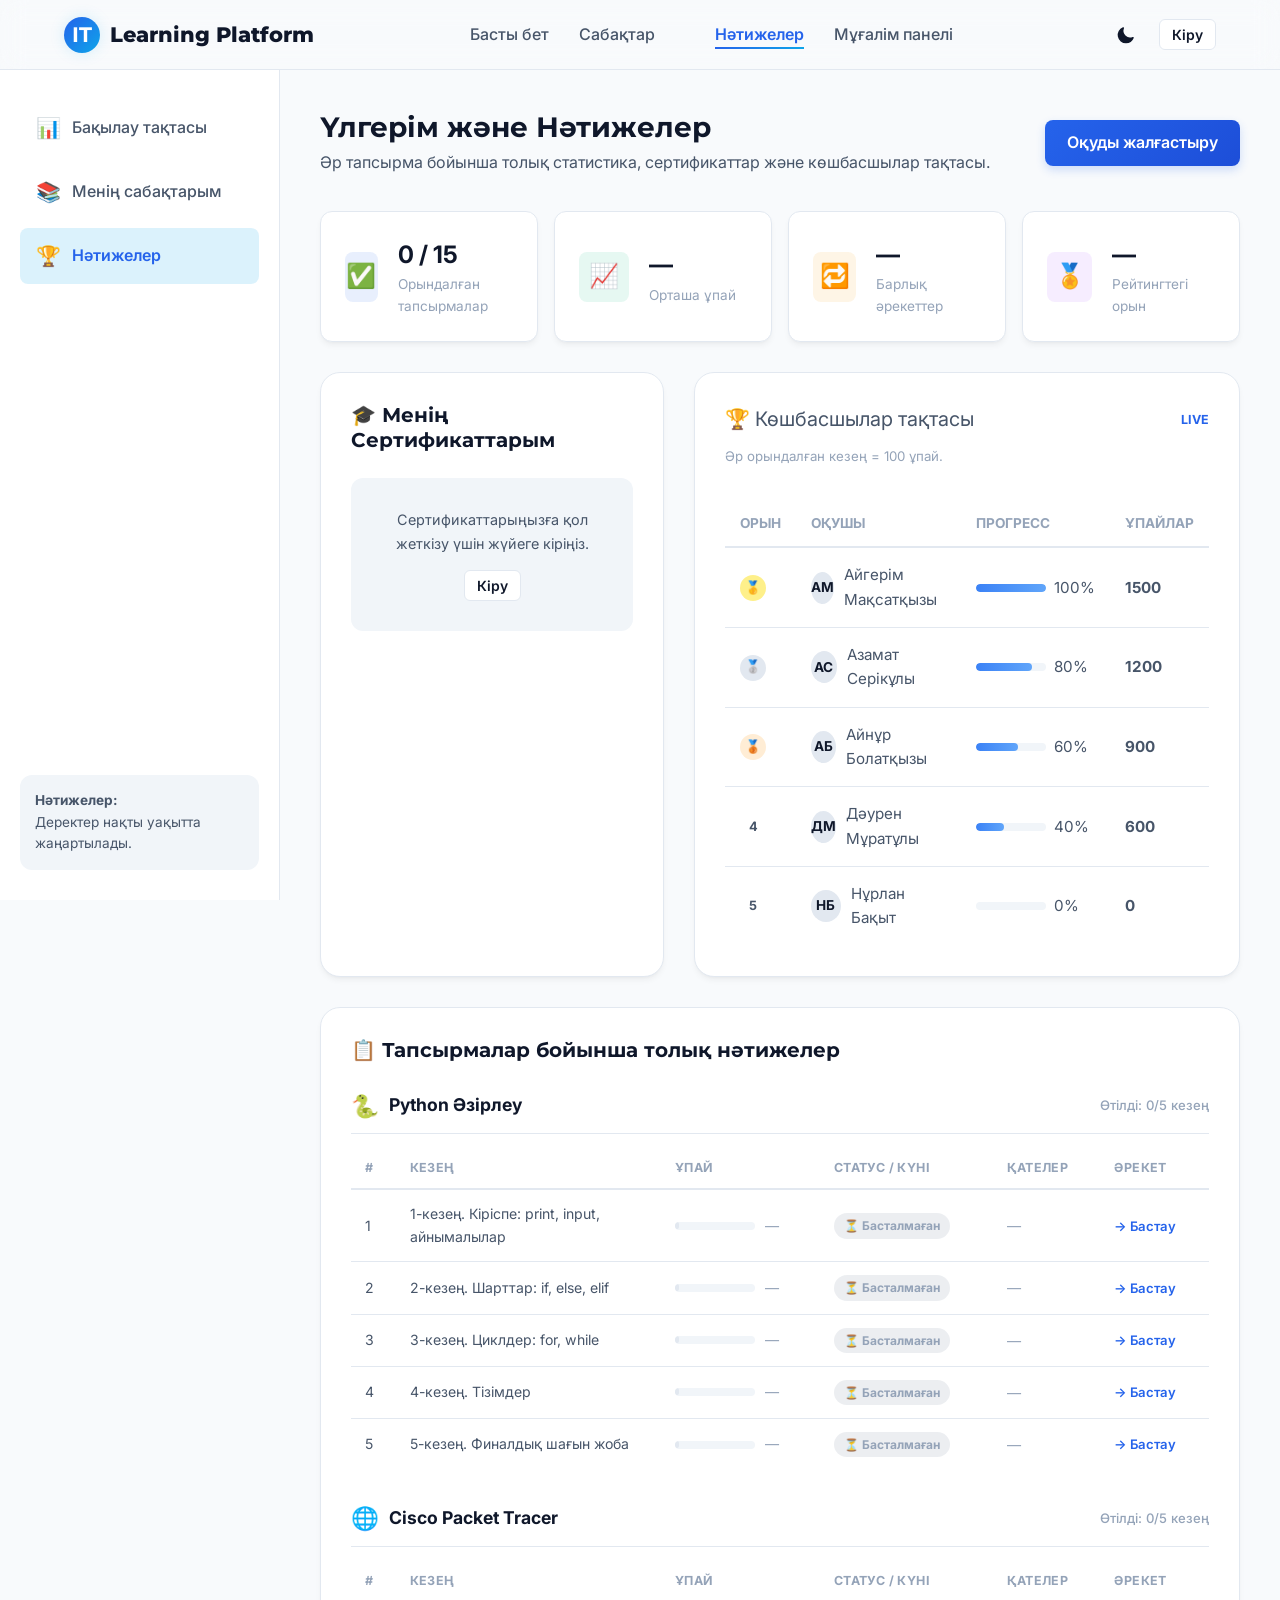
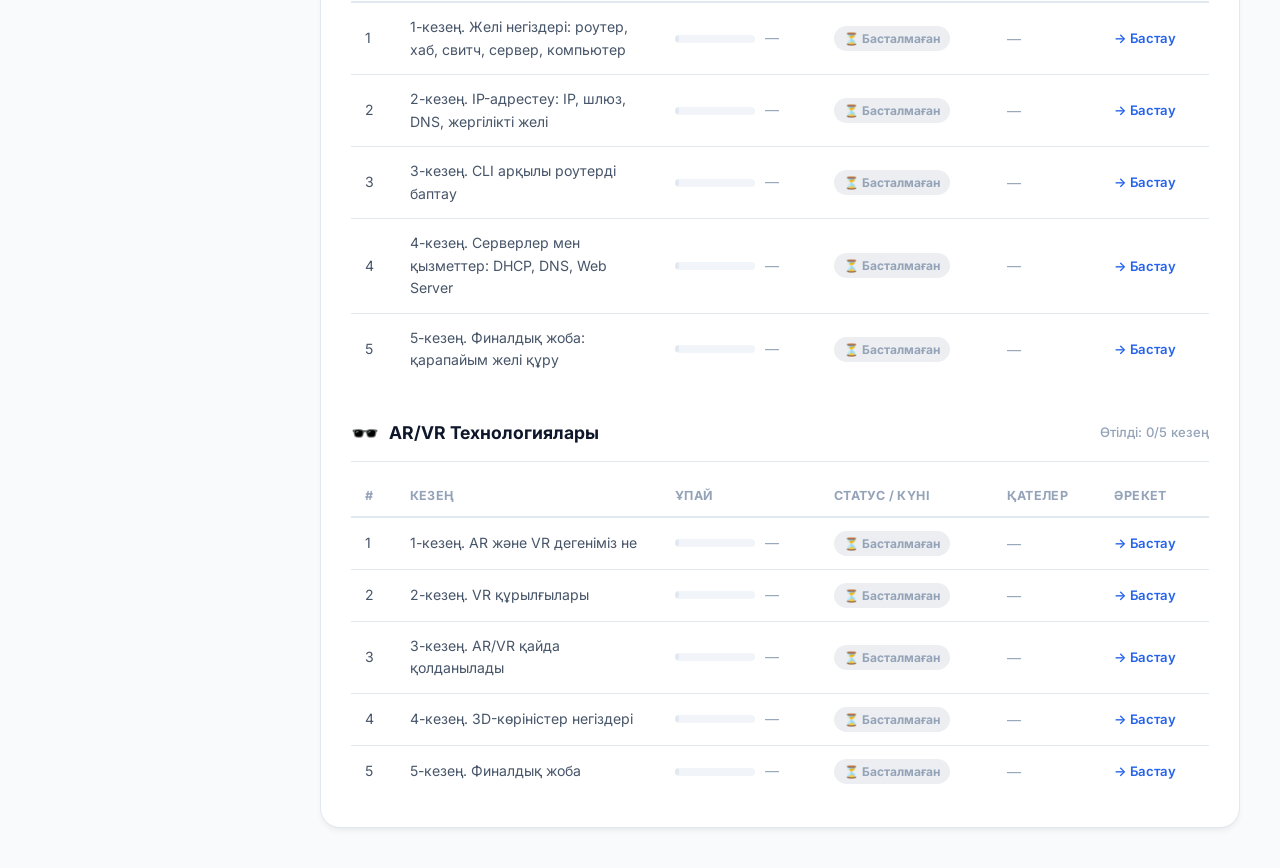
<file: results.html>
﻿<!DOCTYPE html>
<html lang="kk">
<head>
    <meta charset="UTF-8">
    <meta name="viewport" content="width=device-width, initial-scale=1.0">
    <title>Нәтижелер мен Сертификаттар — IT Learning Platform</title>
    <link rel="stylesheet" href="style.css">
    <link rel="stylesheet" href="assignments.css">
    <style>
        /* ── Assignment Results Table ───────────────────────── */
        @media (max-width: 768px) {
            .section { padding: 20px 16px !important; }
            .results-grid { grid-template-columns: 1fr !important; }
            .stage-results-table th:nth-child(3),
            .stage-results-table td:nth-child(3) { display: none; }
            .stage-results-table { font-size: 0.82rem; }
            .stage-results-table th,
            .stage-results-table td { padding: 10px 8px; }
            .certificate-card-item { flex-direction: column; gap: 12px; align-items: flex-start; }
            .leaderboard-table th:nth-child(4),
            .leaderboard-table td:nth-child(4) { display: none; }
            .leaderboard-table th:nth-child(3),
            .leaderboard-table td:nth-child(3) { display: none; }
            .results-assignments-section { padding: 16px; }
            .stats-grid { grid-template-columns: 1fr 1fr; gap: 12px; }
            .mini-card { padding: 14px 10px; gap: 10px; }
            .mini-card-num { font-size: 1.2rem; }
        }
        .results-assignments-section {
            background-color: var(--bg-secondary);
            border: 1px solid var(--border-color);
            border-radius: var(--radius-lg);
            padding: 30px;
            box-shadow: var(--card-shadow);
            margin-top: 30px;
        }

        .course-result-block {
            margin-bottom: 30px;
        }

        .course-result-block:last-child { margin-bottom: 0; }

        .course-result-title {
            display: flex;
            align-items: center;
            gap: 10px;
            font-size: 1.1rem;
            font-weight: 700;
            color: var(--text-primary);
            margin-bottom: 14px;
            padding-bottom: 10px;
            border-bottom: 1px solid var(--border-color);
        }

        .course-result-icon {
            font-size: 1.4rem;
        }

        .stage-results-table {
            width: 100%;
            border-collapse: collapse;
        }

        .stage-results-table th {
            text-align: left;
            padding: 10px 14px;
            border-bottom: 2px solid var(--border-color);
            font-size: 0.78rem;
            font-weight: 700;
            text-transform: uppercase;
            color: var(--text-muted);
            letter-spacing: 0.4px;
        }

        .stage-results-table td {
            padding: 13px 14px;
            border-bottom: 1px solid var(--border-color);
            font-size: 0.88rem;
            vertical-align: middle;
        }

        .stage-results-table tr:last-child td { border-bottom: none; }

        .stage-results-table tr:hover td {
            background: var(--bg-tertiary);
        }

        .stage-score-bar {
            display: flex;
            align-items: center;
            gap: 10px;
        }

        .stage-score-fill {
            height: 7px;
            border-radius: 10px;
            min-width: 4px;
            transition: width 0.6s ease;
        }

        .score-fill-good    { background: linear-gradient(90deg, #10b981, #34d399); }
        .score-fill-partial { background: linear-gradient(90deg, #f59e0b, #fbbf24); }
        .score-fill-bad     { background: linear-gradient(90deg, #ef4444, #f87171); }
        .score-fill-empty   { background: var(--border-color); }

        .status-pill {
            display: inline-flex;
            align-items: center;
            gap: 4px;
            padding: 3px 10px;
            border-radius: 20px;
            font-size: 0.75rem;
            font-weight: 700;
        }

        .status-pill.done    { background: rgba(16,185,129,0.12); color: #059669; }
        .status-pill.failed  { background: rgba(239,68,68,0.12);  color: #dc2626; }
        .status-pill.pending { background: rgba(100,116,139,0.12); color: var(--text-muted); }

        .errors-cell {
            max-width: 260px;
            font-size: 0.78rem;
            color: var(--text-muted);
            line-height: 1.5;
        }

        .errors-cell .err-item {
            display: -webkit-box;
            -webkit-line-clamp: 2;
            -webkit-box-orient: vertical;
            overflow: hidden;
        }

        .goto-lesson-link {
            color: var(--color-primary);
            font-weight: 600;
            font-size: 0.82rem;
            white-space: nowrap;
        }

        .goto-lesson-link:hover { text-decoration: underline; }

        /* Summary mini cards */
        .results-summary-row {
            display: grid;
            grid-template-columns: repeat(4, 1fr);
            gap: 16px;
            margin-bottom: 30px;
        }

        @media (max-width: 900px) {
            .results-summary-row { grid-template-columns: repeat(2,1fr); }
        }

        @media (max-width: 480px) {
            .results-summary-row { grid-template-columns: 1fr; }
            .stage-results-table th:nth-child(4),
            .stage-results-table td:nth-child(4) { display: none; }
        }
    </style>
</head>
<body>

    <!-- NAVIGATION -->
    <header class="navbar">
        <div class="nav-brand">
            <div class="brand-icon">IT</div>
            <span>Learning Platform</span>
        </div>

        <button class="hamburger" id="hamburger" aria-label="Мәзір">
            <span></span><span></span><span></span>
        </button>

        <ul class="nav-links" id="nav-links">
            <li><a href="index.html">Басты бет</a></li>
            <li><a href="lessons.html">Сабақтар</a></li>
            <li><a href="dashboard.html" id="student-cabinet-btn" style="display:none;">Жеке кабинет</a></li>
            <li><a href="results.html" class="active">Нәтижелер</a></li>
            <li><a href="admin.html">Мұғалім панелі</a></li>
        </ul>

        <div class="nav-actions">
            <button class="theme-toggle-btn" id="theme-toggle" title="Тақырыпты ауыстыру"></button>
            <button class="btn btn-secondary btn-sm" id="login-nav-btn">Кіру</button>
        </div>
    </header>

    <!-- MAIN LAYOUT -->
    <main class="dashboard-layout">
        <aside class="sidebar">
            <ul class="sidebar-menu">
                <li><a href="dashboard.html" class="sidebar-link"><span class="sidebar-icon">📊</span> Бақылау тақтасы</a></li>
                <li><a href="lessons.html"   class="sidebar-link"><span class="sidebar-icon">📚</span> Менің сабақтарым</a></li>
                <li><a href="results.html"   class="sidebar-link active"><span class="sidebar-icon">🏆</span> Нәтижелер</a></li>
            </ul>
            <div style="margin-top:auto;padding:15px;background:var(--bg-tertiary);border-radius:var(--radius-md);font-size:0.85rem;">
                <strong>Нәтижелер:</strong><br>Деректер нақты уақытта жаңартылады.
            </div>
        </aside>

        <section class="dashboard-main">

            <!-- Page header -->
            <div class="dashboard-header animate-fade-in-up">
                <div class="user-welcome">
                    <h2>Үлгерім және Нәтижелер</h2>
                    <p>Әр тапсырма бойынша толық статистика, сертификаттар және көшбасшылар тақтасы.</p>
                </div>
                <a href="lessons.html" class="btn btn-primary">Оқуды жалғастыру</a>
            </div>

            <!-- Summary mini cards -->
            <div class="results-summary-row animate-fade-in-up">
                <div class="mini-card">
                    <div class="mini-card-icon" style="background:rgba(37,99,235,.1);color:var(--color-primary);">✅</div>
                    <div class="mini-card-info">
                        <span class="mini-card-num" id="sum-done">—</span>
                        <span class="mini-card-label">Орындалған тапсырмалар</span>
                    </div>
                </div>
                <div class="mini-card">
                    <div class="mini-card-icon" style="background:rgba(16,185,129,.1);color:var(--color-success);">📈</div>
                    <div class="mini-card-info">
                        <span class="mini-card-num" id="sum-avg">—</span>
                        <span class="mini-card-label">Орташа ұпай</span>
                    </div>
                </div>
                <div class="mini-card">
                    <div class="mini-card-icon" style="background:rgba(245,158,11,.1);color:var(--color-warning);">🔁</div>
                    <div class="mini-card-info">
                        <span class="mini-card-num" id="sum-attempts">—</span>
                        <span class="mini-card-label">Барлық әрекеттер</span>
                    </div>
                </div>
                <div class="mini-card">
                    <div class="mini-card-icon" style="background:rgba(168,85,247,.1);color:#a855f7;">🏅</div>
                    <div class="mini-card-info">
                        <span class="mini-card-num" id="sum-rank">—</span>
                        <span class="mini-card-label">Рейтингтегі орын</span>
                    </div>
                </div>
            </div>

            <!-- Leaderboard + Certificates grid -->
            <div class="results-grid animate-fade-in-up">

                <!-- Certificates -->
                <div class="certificate-section">
                    <h3 class="panel-title">🎓 Менің Сертификаттарым</h3>
                    <div id="certificates-container" class="certificate-list"></div>
                </div>

                <!-- Leaderboard -->
                <div class="leaderboard-section">
                    <div class="panel-title">
                        <span>🏆 Көшбасшылар тақтасы</span>
                        <span style="font-size:0.78rem;color:var(--color-primary);font-weight:700;">LIVE</span>
                    </div>
                    <p style="font-size:0.83rem;color:var(--text-muted);margin-top:-14px;margin-bottom:18px;">
                        Әр орындалған кезең = 100 ұпай.
                    </p>
                    <div class="students-table-wrapper">
                        <table class="leaderboard-table">
                            <thead>
                                <tr>
                                    <th>Орын</th>
                                    <th>Оқушы</th>
                                    <th>Прогресс</th>
                                    <th>Ұпайлар</th>
                                </tr>
                            </thead>
                            <tbody id="leaderboard-tbody"></tbody>
                        </table>
                    </div>
                </div>
            </div>

            <!-- ── Detailed Assignment Results ────────────────── -->
            <div class="results-assignments-section animate-fade-in-up">
                <h3 class="panel-title">📋 Тапсырмалар бойынша толық нәтижелер</h3>
                <div id="assignment-results-container">
                    <div style="text-align:center;padding:40px;color:var(--text-muted);">
                        Деректерді жүктеу...
                    </div>
                </div>
            </div>

        </section>
    </main>

    <!-- CERTIFICATE MODAL -->
    <div class="modal-overlay" id="cert-modal">
        <div class="cert-preview-box">
            <button class="modal-close" onclick="closeCertModal()">&times;</button>
            <div class="cert-header">Курстан өткені туралы сертификат</div>
            <div class="cert-title-main">IT LEARNING PLATFORM</div>
            <div class="cert-subtitle">Осымен расталады:</div>
            <div class="cert-name" id="cert-student-name">Азамат Серікұлы</div>
            <div class="cert-text">
                курс бағдарламасы бойынша оқуды сәтті аяқтады
                <strong id="cert-course-title" style="color:#1e3a8a;display:block;margin-top:10px;font-size:1.25rem;">[Курс атауы]</strong>
                және барлық практикалық сабақтар мен тесттерді өтуде тамаша нәтижелер көрсетті.
            </div>
            <div class="cert-signature-row">
                <div class="cert-sig-box">
                    <div class="cert-sig-val">Ермеков А.П.</div>
                    <div class="cert-sig-line"></div>
                    <div class="cert-sig-title">IT мұғалімі</div>
                </div>
                <div class="cert-sig-box">
                    <div class="cert-sig-val">ITPlatform</div>
                    <div class="cert-sig-line"></div>
                    <div class="cert-sig-title">Платформа мөрі</div>
                </div>
            </div>
        </div>
    </div>

    <script src="app.js"></script>
    <script src="assignments.js"></script>
    <script>
    document.addEventListener('DOMContentLoaded', () => {
        renderResultsPage();
        window.addEventListener('authStateChanged', renderResultsPage);
    });

    function renderResultsPage() {
        renderLeaderboard();
        renderCertificates();
        renderAssignmentResults();
        renderSummaryCards();
    }

    /* ── Summary cards ─────────────────────────────────────── */
    function renderSummaryCards() {
        const lessons = AppState.getLessons();
        let done = 0, totalScore = 0, scoredCount = 0, totalAttempts = 0;

        lessons.forEach(l => {
            const r = ResultTracker.get(l.id);
            if (r) {
                totalAttempts += r.attempts || 0;
                if (r.status === 'done') done++;
                if (typeof r.score === 'number') { totalScore += r.score; scoredCount++; }
            }
        });

        document.getElementById('sum-done').textContent =
            `${done} / ${lessons.length}`;
        document.getElementById('sum-avg').textContent =
            scoredCount > 0 ? `${Math.round(totalScore / scoredCount)}%` : '—';
        document.getElementById('sum-attempts').textContent =
            totalAttempts > 0 ? totalAttempts : '—';

        // Leaderboard rank
        const lb  = AppState.getLeaderboard();
        const idx = lb.findIndex(s => s.isCurrentUser);
        document.getElementById('sum-rank').textContent =
            idx >= 0 ? `#${idx + 1} / ${lb.length}` : '—';
    }

    /* ── Leaderboard ───────────────────────────────────────── */
    function renderLeaderboard() {
        const tbody = document.getElementById('leaderboard-tbody');
        const data  = AppState.getLeaderboard();

        tbody.innerHTML = data.map((s, i) => {
            const rank = i + 1;
            const rankBadge =
                rank === 1 ? `<span class="rank-badge rank-1">🥇</span>` :
                rank === 2 ? `<span class="rank-badge rank-2">🥈</span>` :
                rank === 3 ? `<span class="rank-badge rank-3">🥉</span>` :
                             `<span class="rank-badge">${rank}</span>`;

            return `
            <tr ${s.isCurrentUser ? 'class="current-user"' : ''}>
                <td>${rankBadge}</td>
                <td>
                    <div class="leaderboard-user">
                        <div class="user-avatar"
                             style="background:${s.isCurrentUser ? 'var(--color-primary)' : 'var(--border-color)'};
                                    color:${s.isCurrentUser ? '#fff' : 'var(--text-primary)'}">
                            ${s.avatar}
                        </div>
                        <span>${s.name}${s.isCurrentUser ? ' <em style="font-size:.78rem;opacity:.7">(Сіз)</em>' : ''}</span>
                    </div>
                </td>
                <td>
                    <div style="display:flex;align-items:center;gap:8px;">
                        <div class="c-progress-bar-bg" style="width:70px;margin-bottom:0;">
                            <div class="c-progress-bar-fill c-progress-fill-python"
                                 style="width:${s.progress}%"></div>
                        </div>
                        <span>${s.progress}%</span>
                    </div>
                </td>
                <td><strong>${s.score}</strong></td>
            </tr>`;
        }).join('');
    }

    /* ── Certificates ──────────────────────────────────────── */
    function renderCertificates() {
        const container = document.getElementById('certificates-container');
        const user      = AppState.getCurrentUser();

        if (!user.isLoggedIn) {
            container.innerHTML = `
                <div style="text-align:center;padding:30px;background:var(--bg-tertiary);border-radius:var(--radius-md);">
                    <p style="font-size:.9rem;color:var(--text-secondary);margin-bottom:15px;">
                        Сертификаттарыңызға қол жеткізу үшін жүйеге кіріңіз.
                    </p>
                    <button class="btn btn-secondary btn-sm" onclick="openAuthModal()">Кіру</button>
                </div>`;
            return;
        }

        const courses = AppState.getCourses();
        let count = 0, html = '';

        courses.forEach(course => {
            const pct  = AppState.getCourseCompletionRate(course.id);
            const done = pct === 100;

            const lessons   = AppState.getLessons().filter(l => l.courseId === course.id);
            const avgScore  = calcAvgScore(lessons);

            html += `
            <div class="certificate-card-item" style="${done ? '' : 'opacity:.55;'}">
                <div class="cert-meta">
                    <span class="cert-title">${course.icon} ${course.title}</span>
                    <span class="cert-date">
                        ${done
                            ? `Орташа ұпай: ${avgScore}% · Беруге дайын`
                            : `Прогресс: ${Math.round(pct)}% · Аяқталмаған`}
                    </span>
                </div>
                ${done
                    ? `<button class="btn btn-accent btn-sm"
                               onclick="viewCertificate('${course.title}', '${avgScore}')">
                           Ашу
                       </button>`
                    : `<span style="font-size:.8rem;color:var(--text-muted);">
                           ${Math.round(pct)}% / 100%
                       </span>`}
            </div>`;
            if (done) count++;
        });

        if (count === 0) {
            container.innerHTML = `
                <div style="text-align:center;padding:40px 15px;border:1px dashed var(--border-color);border-radius:var(--radius-md);">
                    <div style="font-size:2rem;margin-bottom:10px;">🎓</div>
                    <h4 style="margin-bottom:5px;">Дайын сертификаттар жоқ</h4>
                    <p style="font-size:.85rem;color:var(--text-muted);line-height:1.4;">
                        Сертификат алу үшін кез келген курстың барлық 5 кезеңінен өтіп, тапсырмаларды орындаңыз.
                    </p>
                    <a href="lessons.html" class="btn btn-secondary btn-sm" style="margin-top:15px;">
                        Сабақтарға өту
                    </a>
                </div>`;
        } else {
            container.innerHTML = html;
        }
    }

    /* ── Assignment results table ──────────────────────────── */
    function renderAssignmentResults() {
        const container = document.getElementById('assignment-results-container');
        const courses   = AppState.getCourses();
        const lessons   = AppState.getLessons();

        let html = '';

        courses.forEach(course => {
            const courseLessons = lessons
                .filter(l => l.courseId === course.id)
                .sort((a, b) => a.stage - b.stage);

            const rows = courseLessons.map(lesson => {
                const r = ResultTracker.get(lesson.id);

                if (!r) {
                    return `
                    <tr>
                        <td>${lesson.stage}</td>
                        <td style="max-width:220px;">${lesson.title}</td>
                        <td>
                            <div class="stage-score-bar">
                                <div class="c-progress-bar-bg" style="width:80px;margin-bottom:0;">
                                    <div class="stage-score-fill score-fill-empty" style="width:4px;"></div>
                                </div>
                                <span style="color:var(--text-muted);">—</span>
                            </div>
                        </td>
                        <td><span class="status-pill pending">⏳ Басталмаған</span></td>
                        <td class="errors-cell">—</td>
                        <td><a href="lessons.html?lesson=${lesson.id}" class="goto-lesson-link">→ Бастау</a></td>
                    </tr>`;
                }

                const fillClass =
                    r.score >= 80 ? 'score-fill-good' :
                    r.score >= 50 ? 'score-fill-partial' : 'score-fill-bad';

                const errText = (r.errors && r.errors.length > 0)
                    ? `<div class="err-item">${r.errors[0]}</div>
                       ${r.errors.length > 1 ? `<div style="color:var(--text-muted);font-size:.72rem;">+тағы ${r.errors.length-1} қателер</div>` : ''}`
                    : `<span style="color:var(--color-success);">Қателер жоқ</span>`;

                return `
                <tr>
                    <td>${lesson.stage}</td>
                    <td style="max-width:220px;">${lesson.title}</td>
                    <td>
                        <div class="stage-score-bar">
                            <div class="c-progress-bar-bg" style="width:80px;margin-bottom:0;">
                                <div class="stage-score-fill ${fillClass}" style="width:${r.score}%"></div>
                            </div>
                            <strong>${r.score}%</strong>
                        </div>
                    </td>
                    <td>
                        <span class="status-pill ${r.status}">
                            ${r.status === 'done' ? '✅ Орындалды' : '❌ Орындалмады'}
                        </span>
                        <div style="font-size:.72rem;color:var(--text-muted);margin-top:3px;">
                            ${r.date} · Әрекеттер: ${r.attempts}
                        </div>
                    </td>
                    <td class="errors-cell">${errText}</td>
                    <td>
                        <a href="lessons.html?lesson=${lesson.id}&tab=quiz" class="goto-lesson-link">
                            ${r.status === 'done' ? '↺ Қайталау' : '→ Жалғастыру'}
                        </a>
                    </td>
                </tr>`;
            }).join('');

            const avgScore  = calcAvgScore(courseLessons);
            const doneCnt   = courseLessons.filter(l => {
                const r = ResultTracker.get(l.id);
                return r && r.status === 'done';
            }).length;

            html += `
            <div class="course-result-block">
                <div class="course-result-title">
                    <span class="course-result-icon">${course.icon}</span>
                    <span>${course.title}</span>
                    <span style="margin-left:auto;font-size:.82rem;font-weight:500;color:var(--text-muted);">
                        Өтілді: ${doneCnt}/${courseLessons.length} кезең
                        ${avgScore ? `· Орташа ұпай: ${avgScore}%` : ''}
                    </span>
                </div>
                <div style="overflow-x:auto;">
                    <table class="stage-results-table">
                        <thead>
                            <tr>
                                <th>#</th>
                                <th>Кезең</th>
                                <th>Ұпай</th>
                                <th>Статус / Күні</th>
                                <th>Қателер</th>
                                <th>Әрекет</th>
                            </tr>
                        </thead>
                        <tbody>${rows}</tbody>
                    </table>
                </div>
            </div>`;
        });

        container.innerHTML = html || '<p style="text-align:center;color:var(--text-muted);padding:30px;">Әзірге деректер жоқ.</p>';
    }

    /* ── Helpers ───────────────────────────────────────────── */
    function calcAvgScore(lessons) {
        const scored = lessons
            .map(l => ResultTracker.get(l.id))
            .filter(r => r && typeof r.score === 'number');
        if (!scored.length) return null;
        return Math.round(scored.reduce((s, r) => s + r.score, 0) / scored.length);
    }

    function viewCertificate(courseTitle, avgScore) {
        const user = AppState.getCurrentUser();
        document.getElementById('cert-student-name').textContent = user.name || 'Оқушы';
        document.getElementById('cert-course-title').textContent =
            `${courseTitle}  (орташа ұпай: ${avgScore}%)`;
        document.getElementById('cert-modal').classList.add('active');
    }

    function closeCertModal() {
        document.getElementById('cert-modal').classList.remove('active');
    }
    </script>
    <!-- BOTTOM NAV (mobile only) -->
    <nav class="bottom-nav" id="bottom-nav">
        <a href="index.html" class="bottom-nav-item" id="bnav-home">
            <svg viewBox="0 0 24 24"><path d="M3 9l9-7 9 7v11a2 2 0 0 1-2 2H5a2 2 0 0 1-2-2z"/><polyline points="9 22 9 12 15 12 15 22"/></svg>
            <span>Басты</span>
        </a>
        <a href="lessons.html" class="bottom-nav-item" id="bnav-lessons">
            <svg viewBox="0 0 24 24"><path d="M2 3h6a4 4 0 0 1 4 4v14a3 3 0 0 0-3-3H2z"/><path d="M22 3h-6a4 4 0 0 0-4 4v14a3 3 0 0 1 3-3h7z"/></svg>
            <span>Сабақтар</span>
        </a>
        <a href="results.html" class="bottom-nav-item active" id="bnav-results">
            <svg viewBox="0 0 24 24"><polyline points="22 12 18 12 15 21 9 3 6 12 2 12"/></svg>
            <span>Нәтижелер</span>
        </a>
        <a href="admin.html" class="bottom-nav-item" id="bnav-admin">
            <svg viewBox="0 0 24 24"><path d="M17 21v-2a4 4 0 0 0-4-4H5a4 4 0 0 0-4 4v2"/><circle cx="9" cy="7" r="4"/><path d="M23 21v-2a4 4 0 0 0-3-3.87"/><path d="M16 3.13a4 4 0 0 1 0 7.75"/></svg>
            <span>Мұғалім</span>
        </a>
        <button class="bottom-nav-login" id="bnav-login" onclick="openAuthModal()">
            <svg viewBox="0 0 24 24"><path d="M20 21v-2a4 4 0 0 0-4-4H8a4 4 0 0 0-4 4v2"/><circle cx="12" cy="7" r="4"/></svg>
            <span id="bnav-login-label">Кіру</span>
        </button>
    </nav>
</body>
</html>
</file>
<file: style.css>
@import url('https://fonts.googleapis.com/css2?family=Inter:wght@300;400;500;600;700&family=Montserrat:wght@400;500;600;700;800&display=swap');

/* --- DESIGN TOKENS --- */
:root {
    /* Light Mode Palette */
    --bg-primary: #f8fafc;
    --bg-secondary: #ffffff;
    --bg-tertiary: #f1f5f9;
    --border-color: #e2e8f0;
    
    --text-primary: #0f172a;
    --text-secondary: #475569;
    --text-muted: #94a3b8;
    
    --color-primary: #2563eb;       /* Royal Blue */
    --color-primary-hover: #1d4ed8;
    --color-accent: #0ea5e9;        /* Cyan/Light Blue */
    --color-accent-glow: rgba(14, 165, 233, 0.15);
    --color-success: #10b981;
    --color-warning: #f59e0b;
    --color-danger: #ef4444;
    
    --card-shadow: 0 4px 6px -1px rgb(0 0 0 / 0.05), 0 2px 4px -2px rgb(0 0 0 / 0.05);
    --card-shadow-hover: 0 20px 25px -5px rgb(0 0 0 / 0.1), 0 8px 10px -6px rgb(0 0 0 / 0.1);
    --radius-sm: 8px;
    --radius-md: 12px;
    --radius-lg: 20px;
    
    --font-heading: 'Montserrat', sans-serif;
    --font-body: 'Inter', sans-serif;
    
    --transition-fast: 0.15s ease;
    --transition-normal: 0.3s cubic-bezier(0.4, 0, 0.2, 1);
    --transition-slow: 0.5s cubic-bezier(0.4, 0, 0.2, 1);
    
    --navbar-height: 70px;
}

[data-theme="dark"] {
    /* Dark Mode Palette */
    --bg-primary: #0b0f19;
    --bg-secondary: #111827;
    --bg-tertiary: #1f2937;
    --border-color: #374151;
    
    --text-primary: #f9fafb;
    --text-secondary: #d1d5db;
    --text-muted: #6b7280;
    
    --color-primary: #3b82f6;
    --color-primary-hover: #60a5fa;
    --color-accent: #38bdf8;
    --color-accent-glow: rgba(56, 189, 248, 0.2);
    
    --card-shadow: 0 4px 6px -1px rgb(0 0 0 / 0.3), 0 2px 4px -2px rgb(0 0 0 / 0.3);
    --card-shadow-hover: 0 20px 25px -5px rgb(0 0 0 / 0.4), 0 8px 10px -6px rgb(0 0 0 / 0.4);
}

/* --- RESET & BASE STYLES --- */
* {
    margin: 0;
    padding: 0;
    box-sizing: border-box;
    scroll-behavior: smooth;
}

body {
    background-color: var(--bg-primary);
    color: var(--text-secondary);
    font-family: var(--font-body);
    line-height: 1.6;
    min-height: 100vh;
    display: flex;
    flex-direction: column;
    overflow-x: hidden;
    transition: background-color var(--transition-normal), color var(--transition-normal);
}

h1, h2, h3, h4, h5, h6 {
    color: var(--text-primary);
    font-family: var(--font-heading);
    font-weight: 700;
    line-height: 1.25;
}

a {
    color: inherit;
    text-decoration: none;
    transition: color var(--transition-fast);
}

button, input, select, textarea {
    font-family: inherit;
    font-size: inherit;
}

/* Custom Scrollbar */
::-webkit-scrollbar {
    width: 8px;
    height: 8px;
}
::-webkit-scrollbar-track {
    background: var(--bg-primary);
}
::-webkit-scrollbar-thumb {
    background: var(--border-color);
    border-radius: var(--radius-sm);
}
::-webkit-scrollbar-thumb:hover {
    background: var(--text-muted);
}

/* --- HEADER / NAVIGATION --- */
.navbar {
    height: var(--navbar-height);
    background-color: rgba(var(--bg-secondary) == #ffffff ? 255, 255, 255 : 17, 24, 39, 0.8);
    backdrop-filter: blur(12px);
    -webkit-backdrop-filter: blur(12px);
    border-bottom: 1px solid var(--border-color);
    position: fixed;
    top: 0;
    left: 0;
    right: 0;
    z-index: 1000;
    display: flex;
    align-items: center;
    justify-content: space-between;
    padding: 0 5%;
    transition: background-color var(--transition-normal), border-color var(--transition-normal);
}

.nav-brand {
    display: flex;
    align-items: center;
    gap: 10px;
    font-family: var(--font-heading);
    font-weight: 800;
    font-size: 1.3rem;
    color: var(--text-primary);
}

.brand-icon {
    width: 36px;
    height: 36px;
    background: linear-gradient(135deg, var(--color-primary), var(--color-accent));
    border-radius: 50%;
    display: flex;
    align-items: center;
    justify-content: center;
    color: #ffffff;
    font-weight: 700;
    box-shadow: 0 0 15px var(--color-accent-glow);
}

.nav-links {
    display: flex;
    list-style: none;
    gap: 30px;
    align-items: center;
}

.nav-links a {
    font-weight: 500;
    position: relative;
    padding: 5px 0;
}

.nav-links a::after {
    content: '';
    position: absolute;
    bottom: 0;
    left: 0;
    width: 0;
    height: 2px;
    background: linear-gradient(90deg, var(--color-primary), var(--color-accent));
    transition: width var(--transition-normal);
}

.nav-links a:hover::after,
.nav-links a.active::after {
    width: 100%;
}

.nav-links a.active {
    color: var(--color-primary);
    font-weight: 600;
}

.nav-actions {
    display: flex;
    align-items: center;
    gap: 15px;
}

.theme-toggle-btn {
    background: none;
    border: none;
    color: var(--text-primary);
    cursor: pointer;
    font-size: 1.2rem;
    padding: 8px;
    border-radius: 50%;
    display: flex;
    align-items: center;
    justify-content: center;
    transition: background-color var(--transition-fast);
}

.theme-toggle-btn:hover {
    background-color: var(--bg-tertiary);
}

.theme-toggle-btn svg {
    width: 20px;
    height: 20px;
    fill: currentColor;
}

/* Hamburger menu for mobile */
.hamburger {
    display: none;
    flex-direction: column;
    justify-content: space-around;
    width: 24px;
    height: 20px;
    background: transparent;
    border: none;
    cursor: pointer;
    z-index: 10;
}

.hamburger span {
    width: 24px;
    height: 2px;
    background-color: var(--text-primary);
    border-radius: 10px;
    transition: all var(--transition-fast);
}

/* --- BUTTONS --- */
.btn {
    display: inline-flex;
    align-items: center;
    justify-content: center;
    gap: 8px;
    padding: 10px 22px;
    border-radius: var(--radius-sm);
    font-weight: 600;
    cursor: pointer;
    border: none;
    transition: all var(--transition-normal);
}

.btn-primary {
    background: linear-gradient(135deg, var(--color-primary), var(--color-primary-hover));
    color: #ffffff;
    box-shadow: 0 4px 10px rgba(37, 99, 235, 0.2);
}

.btn-primary:hover {
    box-shadow: 0 6px 16px rgba(37, 99, 235, 0.35);
    transform: translateY(-2px);
}

.btn-secondary {
    background-color: var(--bg-secondary);
    color: var(--text-primary);
    border: 1px solid var(--border-color);
}

.btn-secondary:hover {
    background-color: var(--bg-tertiary);
    border-color: var(--text-muted);
}

.btn-accent {
    background: linear-gradient(135deg, var(--color-accent), #0284c7);
    color: #ffffff;
    box-shadow: 0 4px 10px rgba(14, 165, 233, 0.25);
}

.btn-accent:hover {
    box-shadow: 0 6px 16px rgba(14, 165, 233, 0.4);
    transform: translateY(-2px);
}

.btn-danger {
    background-color: var(--color-danger);
    color: #ffffff;
}
.btn-danger:hover {
    background-color: #dc2626;
}

.btn-sm {
    padding: 6px 12px;
    font-size: 0.875rem;
    border-radius: 6px;
}

/* --- HERO SECTION --- */
.hero {
    position: relative;
    padding: 140px 5% 80px;
    min-height: 85vh;
    display: flex;
    align-items: center;
    background: radial-gradient(circle at 90% 10%, var(--color-accent-glow) 0%, transparent 60%);
    overflow: hidden;
}

.hero-container {
    max-width: 1200px;
    margin: 0 auto;
    display: grid;
    grid-template-columns: 1.2fr 0.8fr;
    gap: 50px;
    align-items: center;
    width: 100%;
}

.hero-content {
    display: flex;
    flex-direction: column;
    gap: 20px;
}

.hero-badge {
    align-self: flex-start;
    background-color: var(--color-accent-glow);
    color: var(--color-primary);
    padding: 6px 16px;
    border-radius: 30px;
    font-size: 0.85rem;
    font-weight: 700;
    border: 1px solid rgba(14, 165, 233, 0.3);
    text-transform: uppercase;
    letter-spacing: 1px;
}

.hero-title {
    font-size: 3.5rem;
    line-height: 1.15;
    background: linear-gradient(135deg, var(--text-primary) 30%, var(--color-primary) 70%, var(--color-accent) 100%);
    -webkit-background-clip: text;
    -webkit-text-fill-color: transparent;
}

.hero-description {
    font-size: 1.15rem;
    color: var(--text-secondary);
    max-width: 600px;
}

.hero-cta {
    display: flex;
    gap: 15px;
    margin-top: 15px;
}

.hero-visual {
    position: relative;
    display: flex;
    justify-content: center;
    align-items: center;
}

.hero-glow-sphere {
    position: absolute;
    width: 300px;
    height: 300px;
    background: radial-gradient(circle, var(--color-accent) 0%, transparent 70%);
    opacity: 0.15;
    filter: blur(40px);
    z-index: 1;
}

.hero-image-wrapper {
    z-index: 2;
    border-radius: var(--radius-lg);
    overflow: hidden;
    box-shadow: var(--card-shadow-hover);
    border: 1px solid var(--border-color);
    background-color: var(--bg-secondary);
    padding: 10px;
    transform: rotate(2deg);
    transition: transform var(--transition-normal);
}

.hero-image-wrapper:hover {
    transform: rotate(0deg) scale(1.02);
}

.hero-image {
    width: 100%;
    height: auto;
    display: block;
    border-radius: var(--radius-md);
}

/* --- STATS BAR --- */
.stats-bar {
    border-top: 1px solid var(--border-color);
    border-bottom: 1px solid var(--border-color);
    background-color: var(--bg-secondary);
    padding: 30px 5%;
}

.stats-container {
    max-width: 1200px;
    margin: 0 auto;
    display: grid;
    grid-template-columns: repeat(4, 1fr);
    gap: 30px;
    text-align: center;
}

.stat-item {
    display: flex;
    flex-direction: column;
    gap: 5px;
}

.stat-number {
    font-family: var(--font-heading);
    font-size: 2.5rem;
    font-weight: 800;
    color: var(--color-primary);
}

.stat-label {
    font-size: 0.9rem;
    color: var(--text-secondary);
    font-weight: 500;
}

/* --- SECTION GENERAL STYLE --- */
.section {
    padding: 80px 5%;
}

.section-container {
    max-width: 1200px;
    margin: 0 auto;
}

.section-header {
    text-align: center;
    margin-bottom: 50px;
}

.section-subtitle {
    color: var(--color-accent);
    text-transform: uppercase;
    font-weight: 700;
    font-size: 0.85rem;
    letter-spacing: 2px;
    margin-bottom: 10px;
}

.section-title {
    font-size: 2.25rem;
}

/* --- CATEGORIES / DIRECTIONS --- */
.categories-grid {
    display: grid;
    grid-template-columns: repeat(3, 1fr);
    gap: 30px;
}

.category-card {
    background-color: var(--bg-secondary);
    border: 1px solid var(--border-color);
    border-radius: var(--radius-lg);
    padding: 35px;
    box-shadow: var(--card-shadow);
    transition: all var(--transition-normal);
    position: relative;
    overflow: hidden;
    display: flex;
    flex-direction: column;
    justify-content: space-between;
}

.category-card::before {
    content: '';
    position: absolute;
    top: 0;
    left: 0;
    width: 4px;
    height: 100%;
    background-color: var(--color-primary);
    opacity: 0;
    transition: opacity var(--transition-fast);
}

.category-card:hover {
    transform: translateY(-8px);
    box-shadow: var(--card-shadow-hover);
    border-color: var(--color-accent);
}

.category-card:hover::before {
    opacity: 1;
}

.category-icon {
    width: 60px;
    height: 60px;
    border-radius: var(--radius-md);
    background-color: var(--bg-tertiary);
    color: var(--color-primary);
    display: flex;
    align-items: center;
    justify-content: center;
    font-size: 1.75rem;
    margin-bottom: 25px;
    transition: background-color var(--transition-normal), color var(--transition-normal);
}

.category-card:hover .category-icon {
    background-color: var(--color-primary);
    color: #ffffff;
}

.category-title {
    font-size: 1.4rem;
    margin-bottom: 12px;
}

.category-description {
    font-size: 0.95rem;
    color: var(--text-secondary);
    margin-bottom: 25px;
    flex-grow: 1;
}

.category-footer {
    display: flex;
    align-items: center;
    justify-content: space-between;
    border-top: 1px solid var(--border-color);
    padding-top: 15px;
}

.category-lessons-count {
    font-size: 0.85rem;
    color: var(--text-muted);
    font-weight: 500;
}

.category-link {
    color: var(--color-primary);
    font-weight: 600;
    display: flex;
    align-items: center;
    gap: 5px;
}

.category-link svg {
    transition: transform var(--transition-fast);
}

.category-card:hover .category-link svg {
    transform: translateX(4px);
}

/* --- BENEFITS SECTION --- */
.benefits-grid {
    display: grid;
    grid-template-columns: repeat(4, 1fr);
    gap: 25px;
}

.benefit-card {
    background-color: var(--bg-secondary);
    border: 1px solid var(--border-color);
    border-radius: var(--radius-md);
    padding: 30px;
    box-shadow: var(--card-shadow);
    transition: all var(--transition-normal);
    text-align: center;
}

.benefit-card:hover {
    transform: translateY(-5px);
    box-shadow: var(--card-shadow-hover);
    border-color: rgba(37, 99, 235, 0.3);
}

.benefit-icon {
    font-size: 2.2rem;
    color: var(--color-accent);
    margin-bottom: 15px;
}

.benefit-title {
    font-size: 1.1rem;
    margin-bottom: 10px;
}

.benefit-desc {
    font-size: 0.88rem;
    color: var(--text-secondary);
}

/* --- FOOTER --- */
.footer {
    background-color: var(--bg-secondary);
    border-top: 1px solid var(--border-color);
    padding: 60px 5% 30px;
    margin-top: auto;
}

.footer-container {
    max-width: 1200px;
    margin: 0 auto;
    display: grid;
    grid-template-columns: 1.5fr 1fr 1fr;
    gap: 50px;
    margin-bottom: 40px;
}

.footer-info {
    display: flex;
    flex-direction: column;
    gap: 15px;
}

.footer-logo {
    display: flex;
    align-items: center;
    gap: 10px;
    font-family: var(--font-heading);
    font-weight: 800;
    font-size: 1.3rem;
    color: var(--text-primary);
}

.footer-desc {
    color: var(--text-secondary);
    font-size: 0.95rem;
    max-width: 320px;
}

.footer-links-col {
    display: flex;
    flex-direction: column;
    gap: 15px;
}

.footer-links-title {
    font-size: 1rem;
    font-weight: 700;
}

.footer-links {
    list-style: none;
    display: flex;
    flex-direction: column;
    gap: 10px;
}

.footer-links a {
    font-size: 0.95rem;
}

.footer-links a:hover {
    color: var(--color-primary);
}

.footer-bottom {
    max-width: 1200px;
    margin: 0 auto;
    border-top: 1px solid var(--border-color);
    padding-top: 30px;
    display: flex;
    justify-content: space-between;
    align-items: center;
    color: var(--text-muted);
    font-size: 0.9rem;
}

/* --- AUTH MODAL --- */
.modal-overlay {
    position: fixed;
    top: 0;
    left: 0;
    right: 0;
    bottom: 0;
    background-color: rgba(15, 23, 42, 0.6);
    backdrop-filter: blur(5px);
    z-index: 2000;
    display: flex;
    align-items: center;
    justify-content: center;
    opacity: 0;
    pointer-events: none;
    transition: opacity var(--transition-normal);
}

.modal-overlay.active {
    opacity: 1;
    pointer-events: auto;
}

.modal-box {
    background-color: var(--bg-secondary);
    border: 1px solid var(--border-color);
    border-radius: var(--radius-lg);
    width: 100%;
    max-width: 450px;
    padding: 40px;
    box-shadow: 0 25px 50px -12px rgba(0, 0, 0, 0.25);
    position: relative;
    transform: translateY(20px);
    transition: transform var(--transition-normal);
}

.modal-overlay.active .modal-box {
    transform: translateY(0);
}

.modal-close {
    position: absolute;
    top: 20px;
    right: 20px;
    background: none;
    border: none;
    color: var(--text-muted);
    cursor: pointer;
    font-size: 1.5rem;
    transition: color var(--transition-fast);
}

.modal-close:hover {
    color: var(--text-primary);
}

.modal-title {
    font-size: 1.75rem;
    margin-bottom: 10px;
    text-align: center;
}

.modal-desc {
    color: var(--text-secondary);
    font-size: 0.9rem;
    margin-bottom: 25px;
    text-align: center;
}

.form-group {
    margin-bottom: 20px;
}

.form-label {
    display: block;
    font-size: 0.875rem;
    font-weight: 600;
    color: var(--text-primary);
    margin-bottom: 8px;
}

.form-input {
    width: 100%;
    padding: 12px 16px;
    background-color: var(--bg-primary);
    border: 1px solid var(--border-color);
    border-radius: var(--radius-sm);
    color: var(--text-primary);
    transition: all var(--transition-fast);
}

.form-input:focus {
    outline: none;
    border-color: var(--color-primary);
    box-shadow: 0 0 0 3px rgba(37, 99, 235, 0.15);
}

.form-checkbox {
    display: flex;
    align-items: center;
    gap: 8px;
    font-size: 0.85rem;
    cursor: pointer;
}

.modal-footer-text {
    text-align: center;
    font-size: 0.875rem;
    color: var(--text-muted);
    margin-top: 20px;
}

.modal-footer-text a {
    color: var(--color-primary);
    font-weight: 600;
}

/* --- DASHBOARD / SIDEBAR LAYOUTS --- */
.dashboard-layout {
    display: flex;
    margin-top: var(--navbar-height);
    min-height: calc(100vh - var(--navbar-height));
}

.sidebar {
    width: 280px;
    background-color: var(--bg-secondary);
    border-right: 1px solid var(--border-color);
    padding: 30px 20px;
    display: flex;
    flex-direction: column;
    gap: 30px;
    position: fixed;
    height: calc(100vh - var(--navbar-height));
    overflow-y: auto;
    z-index: 10;
}

.sidebar-menu {
    list-style: none;
    display: flex;
    flex-direction: column;
    gap: 8px;
}

.sidebar-link {
    display: flex;
    align-items: center;
    gap: 12px;
    padding: 12px 16px;
    border-radius: var(--radius-sm);
    color: var(--text-secondary);
    font-weight: 500;
    transition: all var(--transition-fast);
}

.sidebar-link:hover {
    background-color: var(--bg-tertiary);
    color: var(--text-primary);
}

.sidebar-link.active {
    background-color: var(--color-accent-glow);
    color: var(--color-primary);
    font-weight: 600;
}

.sidebar-icon {
    font-size: 1.25rem;
    display: flex;
    align-items: center;
    justify-content: center;
    width: 24px;
}

.dashboard-main {
    flex-grow: 1;
    margin-left: 280px;
    padding: 40px;
    max-width: 1400px;
}

/* --- GENERAL UTILITY CARDS & BLOCKS --- */
.dashboard-header {
    display: flex;
    justify-content: space-between;
    align-items: center;
    margin-bottom: 35px;
}

.user-welcome h2 {
    font-size: 1.75rem;
    margin-bottom: 5px;
}

.user-welcome p {
    color: var(--text-secondary);
}

.stats-grid {
    display: grid;
    grid-template-columns: repeat(4, 1fr);
    gap: 25px;
    margin-bottom: 35px;
}

.mini-card {
    background-color: var(--bg-secondary);
    border: 1px solid var(--border-color);
    border-radius: var(--radius-md);
    padding: 24px;
    display: flex;
    align-items: center;
    gap: 20px;
    box-shadow: var(--card-shadow);
}

.mini-card-icon {
    width: 50px;
    height: 50px;
    border-radius: var(--radius-sm);
    display: flex;
    align-items: center;
    justify-content: center;
    font-size: 1.5rem;
}

.mini-card-info {
    display: flex;
    flex-direction: column;
}

.mini-card-num {
    font-size: 1.5rem;
    font-weight: 700;
    color: var(--text-primary);
}

.mini-card-label {
    font-size: 0.85rem;
    color: var(--text-muted);
}

/* --- LESSONS PAGE SPECIFICS --- */
.lessons-layout {
    display: flex;
    margin-top: var(--navbar-height);
    height: calc(100vh - var(--navbar-height));
    overflow: hidden;
}

.syllabus-sidebar {
    width: 320px;
    background-color: var(--bg-secondary);
    border-right: 1px solid var(--border-color);
    display: flex;
    flex-direction: column;
    height: 100%;
}

.syllabus-header {
    padding: 24px;
    border-bottom: 1px solid var(--border-color);
}

.syllabus-search {
    position: relative;
    margin-top: 15px;
}

.syllabus-search input {
    width: 100%;
    padding: 10px 15px;
    padding-left: 35px;
    border-radius: var(--radius-sm);
    background-color: var(--bg-primary);
    border: 1px solid var(--border-color);
    color: var(--text-primary);
}

.syllabus-search svg {
    position: absolute;
    left: 12px;
    top: 50%;
    transform: translateY(-50%);
    color: var(--text-muted);
}

.syllabus-list {
    flex-grow: 1;
    overflow-y: auto;
    padding: 15px;
}

.syllabus-category {
    margin-bottom: 20px;
}

.syllabus-cat-title {
    font-size: 0.8rem;
    text-transform: uppercase;
    color: var(--text-muted);
    font-weight: 700;
    margin-bottom: 8px;
    padding-left: 10px;
    letter-spacing: 0.5px;
}

.syllabus-item-link {
    display: flex;
    align-items: center;
    justify-content: space-between;
    padding: 10px 12px;
    border-radius: var(--radius-sm);
    margin-bottom: 4px;
    cursor: pointer;
    transition: all var(--transition-fast);
}

.syllabus-item-link:hover {
    background-color: var(--bg-tertiary);
}

.syllabus-item-link.active {
    background-color: var(--color-accent-glow);
    color: var(--color-primary);
    font-weight: 600;
}

.syllabus-item-left {
    display: flex;
    align-items: center;
    gap: 8px;
}

.syllabus-status-dot {
    width: 8px;
    height: 8px;
    border-radius: 50%;
    background-color: var(--border-color);
}

.syllabus-item-link.completed .syllabus-status-dot {
    background-color: var(--color-success);
}

.syllabus-item-link.active .syllabus-status-dot {
    background-color: var(--color-primary);
}

.syllabus-item-title {
    font-size: 0.9rem;
}

.lesson-viewport {
    flex-grow: 1;
    height: 100%;
    overflow-y: auto;
    padding: 40px 6% 80px;
    background-color: var(--bg-primary);
}

.lesson-content {
    max-width: 800px;
    margin: 0 auto;
    background-color: var(--bg-secondary);
    border: 1px solid var(--border-color);
    border-radius: var(--radius-lg);
    padding: 50px;
    box-shadow: var(--card-shadow);
}

.lesson-header-meta {
    display: flex;
    align-items: center;
    gap: 15px;
    margin-bottom: 20px;
}

.lesson-tag {
    background-color: var(--bg-tertiary);
    color: var(--text-primary);
    padding: 4px 10px;
    border-radius: 4px;
    font-size: 0.8rem;
    font-weight: 600;
}

.lesson-read-time {
    font-size: 0.85rem;
    color: var(--text-muted);
}

.lesson-body {
    margin-top: 30px;
    font-size: 1.05rem;
    color: var(--text-secondary);
}

.lesson-body h2 {
    font-size: 1.5rem;
    margin: 30px 0 15px;
    border-bottom: 1px solid var(--border-color);
    padding-bottom: 8px;
}

.lesson-body p {
    margin-bottom: 20px;
}

.lesson-body code {
    background-color: var(--bg-tertiary);
    padding: 2px 6px;
    border-radius: 4px;
    font-family: monospace;
    font-size: 0.9em;
    color: var(--color-primary);
}

.code-block-wrapper {
    background-color: #1e293b;
    border-radius: var(--radius-md);
    padding: 20px;
    margin: 20px 0;
    overflow-x: auto;
    position: relative;
}

.code-block-wrapper pre {
    margin: 0;
    font-family: monospace;
    color: #f1f5f9;
}

.code-lang-label {
    position: absolute;
    top: 5px;
    right: 15px;
    font-size: 0.75rem;
    color: #64748b;
    text-transform: uppercase;
    font-weight: 700;
}

.info-note {
    background-color: var(--color-accent-glow);
    border-left: 4px solid var(--color-accent);
    padding: 15px 20px;
    border-radius: 0 var(--radius-sm) var(--radius-sm) 0;
    margin: 25px 0;
}

.info-note-title {
    font-weight: 700;
    color: var(--text-primary);
    margin-bottom: 5px;
}

/* Quiz container in lesson page */
.quiz-container {
    margin-top: 50px;
    border-top: 2px dashed var(--border-color);
    padding-top: 40px;
}

.quiz-box {
    background-color: var(--bg-primary);
    border: 1px solid var(--border-color);
    border-radius: var(--radius-md);
    padding: 30px;
}

.quiz-question {
    font-size: 1.15rem;
    font-weight: 600;
    margin-bottom: 20px;
    color: var(--text-primary);
}

.quiz-options {
    display: flex;
    flex-direction: column;
    gap: 12px;
}

.quiz-option {
    background-color: var(--bg-secondary);
    border: 1px solid var(--border-color);
    border-radius: var(--radius-sm);
    padding: 14px 20px;
    cursor: pointer;
    transition: all var(--transition-fast);
    font-weight: 500;
}

.quiz-option:hover {
    border-color: var(--color-primary);
    background-color: var(--color-accent-glow);
}

.quiz-option.selected {
    border-color: var(--color-primary);
    background-color: rgba(37, 99, 235, 0.1);
}

.quiz-option.correct {
    border-color: var(--color-success);
    background-color: rgba(16, 185, 129, 0.1);
    color: var(--color-success);
}

.quiz-option.wrong {
    border-color: var(--color-danger);
    background-color: rgba(239, 68, 68, 0.1);
    color: var(--color-danger);
}

.quiz-submit-btn {
    margin-top: 25px;
    width: 100%;
}

.quiz-feedback {
    margin-top: 20px;
    padding: 15px;
    border-radius: var(--radius-sm);
    font-weight: 600;
    display: none;
    text-align: center;
}

/* --- STUDENT DASHBOARD SPECIFICS --- */
.dashboard-grid-main {
    display: grid;
    grid-template-columns: 1.8fr 1.2fr;
    gap: 30px;
}

.progress-section, .recent-courses, .achievements-card, .calendar-card {
    background-color: var(--bg-secondary);
    border: 1px solid var(--border-color);
    border-radius: var(--radius-lg);
    padding: 30px;
    box-shadow: var(--card-shadow);
}

.panel-title {
    font-size: 1.25rem;
    margin-bottom: 25px;
    display: flex;
    align-items: center;
    justify-content: space-between;
}

.panel-header-btn {
    font-size: 0.85rem;
    color: var(--color-primary);
    font-weight: 600;
}

.course-progress-list {
    display: flex;
    flex-direction: column;
    gap: 20px;
}

.course-progress-item {
    display: flex;
    flex-direction: column;
    gap: 8px;
}

.c-progress-meta {
    display: flex;
    justify-content: space-between;
    font-weight: 600;
    font-size: 0.95rem;
}

.c-progress-title {
    color: var(--text-primary);
}

.c-progress-bar-bg {
    height: 8px;
    background-color: var(--bg-tertiary);
    border-radius: 10px;
    overflow: hidden;
}

.c-progress-bar-fill {
    height: 100%;
    border-radius: 10px;
    transition: width var(--transition-slow);
}

.c-progress-fill-python {
    background: linear-gradient(90deg, #3b82f6, #60a5fa);
}
.c-progress-fill-cisco {
    background: linear-gradient(90deg, #10b981, #34d399);
}
.c-progress-fill-arvr {
    background: linear-gradient(90deg, #a855f7, #c084fc);
}
.c-progress-fill-networks {
    background: linear-gradient(90deg, #f59e0b, #fbbf24);
}

/* Badges section */
.badges-grid {
    display: grid;
    grid-template-columns: repeat(3, 1fr);
    gap: 15px;
}

.badge-item {
    background-color: var(--bg-primary);
    border: 1px solid var(--border-color);
    border-radius: var(--radius-md);
    padding: 20px 10px;
    text-align: center;
    transition: all var(--transition-fast);
    filter: grayscale(1);
    opacity: 0.5;
}

.badge-item.unlocked {
    filter: grayscale(0);
    opacity: 1;
    border-color: rgba(14, 165, 233, 0.4);
    box-shadow: 0 4px 10px var(--color-accent-glow);
}

.badge-icon {
    font-size: 2.2rem;
    margin-bottom: 10px;
}

.badge-name {
    font-size: 0.8rem;
    font-weight: 700;
    color: var(--text-primary);
}

.badge-desc {
    font-size: 0.7rem;
    color: var(--text-muted);
}

/* Dynamic Schedule list */
.schedule-list {
    display: flex;
    flex-direction: column;
    gap: 12px;
}

.schedule-item {
    display: flex;
    align-items: center;
    gap: 15px;
    padding: 12px;
    background-color: var(--bg-primary);
    border-radius: var(--radius-sm);
    border-left: 3px solid var(--color-accent);
}

.schedule-date-box {
    display: flex;
    flex-direction: column;
    align-items: center;
    background-color: var(--bg-secondary);
    border: 1px solid var(--border-color);
    padding: 4px 10px;
    border-radius: 6px;
    font-weight: 700;
    min-width: 45px;
}

.schedule-day {
    font-size: 1.1rem;
    color: var(--color-primary);
    line-height: 1.1;
}

.schedule-month {
    font-size: 0.65rem;
    text-transform: uppercase;
    color: var(--text-muted);
}

.schedule-info {
    display: flex;
    flex-direction: column;
}

.schedule-title {
    font-size: 0.85rem;
    font-weight: 600;
    color: var(--text-primary);
}

.schedule-time {
    font-size: 0.75rem;
    color: var(--text-muted);
}

/* --- RESULTS PAGE SPECIFICS --- */
.results-grid {
    display: grid;
    grid-template-columns: 1.2fr 1.8fr;
    gap: 30px;
}

.certificate-section {
    background-color: var(--bg-secondary);
    border: 1px solid var(--border-color);
    border-radius: var(--radius-lg);
    padding: 30px;
    box-shadow: var(--card-shadow);
}

.certificate-list {
    display: flex;
    flex-direction: column;
    gap: 20px;
}

.certificate-card-item {
    border: 1px solid var(--border-color);
    border-radius: var(--radius-md);
    padding: 20px;
    background-color: var(--bg-primary);
    display: flex;
    justify-content: space-between;
    align-items: center;
}

.cert-meta {
    display: flex;
    flex-direction: column;
}

.cert-title {
    font-size: 0.95rem;
    font-weight: 700;
    color: var(--text-primary);
}

.cert-date {
    font-size: 0.8rem;
    color: var(--text-muted);
    margin-top: 5px;
}

/* Leaderboard details */
.leaderboard-section {
    background-color: var(--bg-secondary);
    border: 1px solid var(--border-color);
    border-radius: var(--radius-lg);
    padding: 30px;
    box-shadow: var(--card-shadow);
}

.leaderboard-table {
    width: 100%;
    border-collapse: collapse;
    margin-top: 15px;
}

.leaderboard-table th {
    text-align: left;
    padding: 12px 15px;
    border-bottom: 2px solid var(--border-color);
    color: var(--text-muted);
    font-size: 0.85rem;
    text-transform: uppercase;
    font-weight: 700;
}

.leaderboard-table td {
    padding: 15px;
    border-bottom: 1px solid var(--border-color);
    font-size: 0.95rem;
}

.leaderboard-table tr:last-child td {
    border-bottom: none;
}

.leaderboard-table tr.current-user {
    background-color: var(--color-accent-glow);
    font-weight: 600;
}

.rank-badge {
    width: 26px;
    height: 26px;
    border-radius: 50%;
    display: inline-flex;
    align-items: center;
    justify-content: center;
    font-size: 0.8rem;
    font-weight: 700;
}

.rank-1 {
    background-color: #fef08a;
    color: #a16207;
}

.rank-2 {
    background-color: #e2e8f0;
    color: #475569;
}

.rank-3 {
    background-color: #ffedd5;
    color: #c2410c;
}

.leaderboard-user {
    display: flex;
    align-items: center;
    gap: 10px;
}

.user-avatar {
    width: 32px;
    height: 32px;
    border-radius: 50%;
    background-color: var(--color-primary);
    color: #ffffff;
    display: flex;
    align-items: center;
    justify-content: center;
    font-weight: 700;
    font-size: 0.85rem;
}

/* Beautiful Certificate Modal Overlay */
.cert-preview-box {
    width: 100%;
    max-width: 750px;
    background-color: #ffffff;
    border: 15px double #1e3a8a;
    border-radius: 4px;
    padding: 50px;
    text-align: center;
    color: #1e293b;
    position: relative;
    box-shadow: 0 25px 50px -12px rgba(0, 0, 0, 0.4);
}

.cert-preview-box .modal-close {
    color: #64748b;
}

.cert-header {
    font-family: var(--font-heading);
    font-size: 1.1rem;
    font-weight: 700;
    color: #1e3a8a;
    letter-spacing: 3px;
    text-transform: uppercase;
    margin-bottom: 20px;
}

.cert-title-main {
    font-family: var(--font-heading);
    font-size: 2.75rem;
    font-weight: 800;
    color: #0f172a;
    margin-bottom: 30px;
}

.cert-subtitle {
    font-size: 1rem;
    color: #64748b;
    margin-bottom: 10px;
}

.cert-name {
    font-family: var(--font-heading);
    font-size: 2.2rem;
    font-weight: 700;
    color: #2563eb;
    border-bottom: 2px solid #e2e8f0;
    display: inline-block;
    padding-bottom: 10px;
    margin-bottom: 20px;
    min-width: 300px;
}

.cert-text {
    font-size: 1rem;
    color: #475569;
    max-width: 550px;
    margin: 0 auto 40px;
}

.cert-signature-row {
    display: flex;
    justify-content: space-around;
    margin-top: 50px;
}

.cert-sig-box {
    display: flex;
    flex-direction: column;
    align-items: center;
}

.cert-sig-line {
    width: 150px;
    border-bottom: 1px solid #94a3b8;
    margin-bottom: 8px;
}

.cert-sig-title {
    font-size: 0.75rem;
    color: #64748b;
    text-transform: uppercase;
    font-weight: 600;
}

.cert-sig-val {
    font-family: 'Georgia', serif;
    font-style: italic;
    font-size: 1.2rem;
    color: #0f172a;
}

/* --- ADMIN PANEL SPECIFICS --- */
.admin-grid-top {
    display: grid;
    grid-template-columns: repeat(4, 1fr);
    gap: 25px;
    margin-bottom: 35px;
}

.admin-dashboard-container {
    display: grid;
    grid-template-columns: 1.8fr 1.2fr;
    gap: 30px;
}

.students-panel, .new-lesson-panel, .feedback-panel {
    background-color: var(--bg-secondary);
    border: 1px solid var(--border-color);
    border-radius: var(--radius-lg);
    padding: 30px;
    box-shadow: var(--card-shadow);
}

.students-table-wrapper {
    overflow-x: auto;
    margin-top: 15px;
}

.students-table {
    width: 100%;
    border-collapse: collapse;
}

.students-table th {
    text-align: left;
    padding: 12px 15px;
    border-bottom: 2px solid var(--border-color);
    color: var(--text-muted);
    font-size: 0.85rem;
    font-weight: 700;
    text-transform: uppercase;
}

.students-table td {
    padding: 15px;
    border-bottom: 1px solid var(--border-color);
    font-size: 0.9rem;
}

.students-table tr:last-child td {
    border-bottom: none;
}

.progress-pill {
    padding: 4px 8px;
    border-radius: 4px;
    font-size: 0.75rem;
    font-weight: 700;
}

.progress-pill.completed {
    background-color: rgba(16, 185, 129, 0.1);
    color: var(--color-success);
}

.progress-pill.in-progress {
    background-color: rgba(245, 158, 11, 0.1);
    color: var(--color-warning);
}

.feedback-list {
    display: flex;
    flex-direction: column;
    gap: 15px;
}

.feedback-item {
    background-color: var(--bg-primary);
    border: 1px solid var(--border-color);
    border-radius: var(--radius-md);
    padding: 18px;
}

.feedback-user-meta {
    display: flex;
    justify-content: space-between;
    font-size: 0.8rem;
    margin-bottom: 8px;
}

.feedback-user-name {
    font-weight: 700;
    color: var(--text-primary);
}

.feedback-date {
    color: var(--text-muted);
}

.feedback-text {
    font-size: 0.875rem;
    color: var(--text-secondary);
}

/* Toast alerts */
.toast-container {
    position: fixed;
    bottom: 30px;
    right: 30px;
    z-index: 3000;
    display: flex;
    flex-direction: column;
    gap: 10px;
}

.toast {
    background-color: var(--bg-secondary);
    border: 1px solid var(--border-color);
    border-left: 4px solid var(--color-primary);
    border-radius: var(--radius-sm);
    padding: 15px 25px;
    color: var(--text-primary);
    box-shadow: 0 10px 15px -3px rgba(0, 0, 0, 0.1);
    display: flex;
    align-items: center;
    gap: 12px;
    transform: translateX(120%);
    transition: transform 0.4s cubic-bezier(0.175, 0.885, 0.32, 1.275);
    font-weight: 600;
    font-size: 0.9rem;
}

.toast.show {
    transform: translateX(0);
}

.toast-success {
    border-left-color: var(--color-success);
}

/* --- ANIMATIONS --- */
@keyframes fadeInUp {
    from {
        opacity: 0;
        transform: translateY(20px);
    }
    to {
        opacity: 1;
        transform: translateY(0);
    }
}

.animate-fade-in-up {
    animation: fadeInUp 0.6s cubic-bezier(0.16, 1, 0.3, 1) forwards;
}

/* --- RESPONSIVE BREAKPOINTS --- */
@media (max-width: 1024px) {
    .hero {
        padding: 120px 5% 60px;
    }
    .hero-container {
        grid-template-columns: 1fr;
        text-align: center;
        gap: 40px;
    }
    .hero-badge, .hero-cta {
        align-self: center;
    }
    .hero-visual {
        order: -1;
    }
    .stats-container {
        grid-template-columns: repeat(2, 1fr);
        gap: 20px;
    }
    .categories-grid {
        grid-template-columns: repeat(2, 1fr);
    }
    .benefits-grid {
        grid-template-columns: repeat(2, 1fr);
    }
    .dashboard-grid-main, .admin-dashboard-container, .results-grid {
        grid-template-columns: 1fr;
    }
    .stats-grid, .admin-grid-top {
        grid-template-columns: repeat(2, 1fr);
    }
}

@media (max-width: 768px) {
    /* --- Hide old hamburger & desktop nav links --- */
    .hamburger { display: none !important; }
    .nav-links  { display: none !important; }
    .nav-actions .btn { padding: 7px 12px; font-size: 0.8rem; }

    .navbar {
        padding: 0 16px;
    }
    .nav-brand {
        font-size: 1rem;
    }

    /* Body padding for bottom nav */
    body {
        padding-bottom: 72px;
    }

    .section { padding: 50px 5%; }

    .sidebar {
        width: 100%;
        position: static;
        height: auto;
        border-right: none;
        border-bottom: 1px solid var(--border-color);
    }
    .dashboard-layout  { flex-direction: column; }
    .dashboard-main    { margin-left: 0; padding: 20px; }
    .lessons-layout    { flex-direction: column; height: auto; overflow: visible; }
    .syllabus-sidebar  { width: 100%; height: auto; border-right: none; border-bottom: 1px solid var(--border-color); }
    .lesson-viewport   { padding: 20px 10px; }
    .lesson-content    { padding: 20px; border-radius: var(--radius-md); }
    .footer-container  { grid-template-columns: 1fr; gap: 30px; text-align: center; }
    .footer-desc       { margin: 0 auto; }
    .footer-bottom     { flex-direction: column; gap: 15px; text-align: center; }
    .category-card     { padding: 25px 20px; }
    .benefit-card      { padding: 20px; }
}

/* =====================================================
   BOTTOM NAVIGATION BAR  (mobile only)
   ===================================================== */
.bottom-nav {
    display: none;
}

@media (max-width: 768px) {
    .bottom-nav {
        display: flex;
        position: fixed;
        bottom: 0;
        left: 0;
        right: 0;
        height: 64px;
        background: var(--bg-secondary);
        border-top: 1px solid var(--border-color);
        z-index: 1000;
        box-shadow: 0 -4px 20px rgba(0,0,0,0.08);
        backdrop-filter: blur(12px);
        -webkit-backdrop-filter: blur(12px);
    }
    .bottom-nav-item {
        flex: 1;
        display: flex;
        flex-direction: column;
        align-items: center;
        justify-content: center;
        gap: 3px;
        color: var(--text-muted);
        font-size: 0.62rem;
        font-weight: 600;
        text-decoration: none;
        letter-spacing: 0.3px;
        transition: color 0.2s;
        position: relative;
        padding: 6px 4px;
        -webkit-tap-highlight-color: transparent;
    }
    .bottom-nav-item svg {
        width: 22px;
        height: 22px;
        stroke: currentColor;
        fill: none;
        stroke-width: 2;
        stroke-linecap: round;
        stroke-linejoin: round;
        transition: transform 0.2s;
    }
    .bottom-nav-item.active {
        color: var(--color-primary);
    }
    .bottom-nav-item.active svg {
        transform: translateY(-2px);
    }
    .bottom-nav-item.active::before {
        content: '';
        position: absolute;
        top: 0;
        left: 50%;
        transform: translateX(-50%);
        width: 32px;
        height: 3px;
        background: linear-gradient(90deg, var(--color-primary), var(--color-accent));
        border-radius: 0 0 4px 4px;
    }
    .bottom-nav-item:active svg {
        transform: scale(0.88);
    }
    /* Login button in bottom nav */
    .bottom-nav-login {
        flex: 1;
        display: flex;
        flex-direction: column;
        align-items: center;
        justify-content: center;
        gap: 3px;
        background: none;
        border: none;
        color: var(--text-muted);
        font-size: 0.62rem;
        font-weight: 600;
        cursor: pointer;
        transition: color 0.2s;
        padding: 6px 4px;
        -webkit-tap-highlight-color: transparent;
    }
    .bottom-nav-login svg {
        width: 22px;
        height: 22px;
        stroke: currentColor;
        fill: none;
        stroke-width: 2;
        stroke-linecap: round;
        stroke-linejoin: round;
    }
    .bottom-nav-login.logged-in {
        color: var(--color-success);
    }
}

@media (max-width: 480px) {
    .hero {
        padding: 100px 5% 40px;
    }
    .hero-title {
        font-size: 2rem;
    }
    .hero-description {
        font-size: 1rem;
    }
    .hero-cta {
        flex-direction: column;
        width: 100%;
        gap: 10px;
    }
    .hero-cta .btn {
        width: 100%;
    }
    .section-title {
        font-size: 1.8rem;
    }
    .stats-container {
        grid-template-columns: 1fr;
        gap: 25px;
    }
    .categories-grid, .benefits-grid, .stats-grid, .admin-grid-top {
        grid-template-columns: 1fr;
    }
    .category-card {
        padding: 20px 15px;
    }
    .modal-box {
        padding: 20px;
    }
    .cert-preview-box {
        padding: 20px 10px;
        border-width: 6px;
    }
    .cert-title-main {
        font-size: 1.6rem;
    }
    .cert-name {
        font-size: 1.4rem;
        min-width: auto;
    }
    .cert-signature-row {
        flex-direction: column;
        gap: 20px;
    }
}
</file>
<file: assignments.css>
/* ============================================================
   ASSIGNMENTS — Interactive Exercise Styles
   IT Learning Platform
   ============================================================ */

/* === SHARED ASSIGNMENT SHELL === */
.assignment-shell {
    display: flex;
    flex-direction: column;
    gap: 0;
    height: 100%;
}

.assignment-header {
    padding: 20px 30px;
    background: linear-gradient(135deg, var(--color-primary), var(--color-accent));
    color: #fff;
    border-radius: var(--radius-md) var(--radius-md) 0 0;
    display: flex;
    align-items: center;
    justify-content: space-between;
    flex-wrap: wrap;
    gap: 10px;
}

.assignment-header h3 {
    color: #fff;
    font-size: 1.15rem;
    margin: 0;
}

.assignment-header p {
    font-size: 0.85rem;
    opacity: 0.85;
    margin: 0;
}

.assignment-badge {
    background: rgba(255,255,255,0.2);
    padding: 4px 12px;
    border-radius: 20px;
    font-size: 0.78rem;
    font-weight: 700;
    letter-spacing: 0.5px;
    white-space: nowrap;
}

.assignment-body {
    background: var(--bg-secondary);
    border: 1px solid var(--border-color);
    border-top: none;
    border-radius: 0 0 var(--radius-md) var(--radius-md);
    padding: 30px;
    flex-grow: 1;
}

/* Feedback Panel — shown below after submission */
.assignment-feedback {
    margin-top: 20px;
    border-radius: var(--radius-md);
    padding: 20px 24px;
    display: none;
    border: 1px solid var(--border-color);
}

.assignment-feedback.visible {
    display: block;
}

.assignment-feedback.success {
    background: rgba(16, 185, 129, 0.08);
    border-color: var(--color-success);
}

.assignment-feedback.error {
    background: rgba(239, 68, 68, 0.07);
    border-color: var(--color-danger);
}

.assignment-feedback.partial {
    background: rgba(245, 158, 11, 0.08);
    border-color: var(--color-warning);
}

.feedback-title {
    font-size: 1.05rem;
    font-weight: 700;
    margin-bottom: 10px;
    display: flex;
    align-items: center;
    gap: 8px;
}

.feedback-list {
    list-style: none;
    display: flex;
    flex-direction: column;
    gap: 8px;
    margin-top: 10px;
}

.feedback-list li {
    font-size: 0.9rem;
    display: flex;
    align-items: flex-start;
    gap: 8px;
}

.feedback-list li::before {
    content: '→';
    color: var(--color-accent);
    font-weight: 700;
    flex-shrink: 0;
}

/* Result Stats Bar */
.result-stats {
    display: flex;
    gap: 20px;
    flex-wrap: wrap;
    margin-top: 15px;
    padding-top: 15px;
    border-top: 1px solid var(--border-color);
}

.result-stat {
    display: flex;
    flex-direction: column;
    gap: 2px;
}

.result-stat-label {
    font-size: 0.72rem;
    text-transform: uppercase;
    font-weight: 700;
    color: var(--text-muted);
    letter-spacing: 0.5px;
}

.result-stat-val {
    font-size: 0.95rem;
    font-weight: 700;
    color: var(--text-primary);
}

/* ================================================================
   CISCO DRAG-AND-DROP TOPOLOGY BUILDER
   ================================================================ */

.cisco-workspace {
    display: grid;
    grid-template-columns: 200px 1fr;
    gap: 20px;
    min-height: 420px;
}

.cisco-palette {
    background: var(--bg-primary);
    border: 1px solid var(--border-color);
    border-radius: var(--radius-md);
    padding: 15px;
    display: flex;
    flex-direction: column;
    gap: 10px;
}

.cisco-palette-title {
    font-size: 0.78rem;
    font-weight: 700;
    text-transform: uppercase;
    color: var(--text-muted);
    letter-spacing: 0.5px;
    margin-bottom: 5px;
}

.cisco-device {
    background: var(--bg-secondary);
    border: 1px solid var(--border-color);
    border-radius: var(--radius-sm);
    padding: 10px 12px;
    display: flex;
    align-items: center;
    gap: 10px;
    cursor: grab;
    transition: all var(--transition-fast);
    user-select: none;
    font-size: 0.88rem;
    font-weight: 600;
}

.cisco-device:hover {
    border-color: var(--color-accent);
    background: var(--color-accent-glow);
    transform: scale(1.02);
}

.cisco-device:active {
    cursor: grabbing;
    opacity: 0.7;
}

.cisco-device.dragging {
    opacity: 0.4;
    border-style: dashed;
}

.device-emoji {
    font-size: 1.5rem;
    line-height: 1;
}

.cisco-canvas {
    background: var(--bg-primary);
    border: 2px dashed var(--border-color);
    border-radius: var(--radius-md);
    position: relative;
    min-height: 400px;
    overflow: hidden;
    transition: border-color var(--transition-fast);
}

.cisco-canvas.drag-over {
    border-color: var(--color-primary);
    background: var(--color-accent-glow);
}

/* Network node placed on canvas */
.net-node {
    position: absolute;
    background: var(--bg-secondary);
    border: 2px solid var(--border-color);
    border-radius: var(--radius-md);
    padding: 12px;
    display: flex;
    flex-direction: column;
    align-items: center;
    gap: 5px;
    cursor: move;
    min-width: 80px;
    text-align: center;
    transition: border-color var(--transition-fast), box-shadow var(--transition-fast);
    z-index: 10;
    user-select: none;
}

.net-node:hover {
    border-color: var(--color-primary);
    box-shadow: 0 4px 12px rgba(37, 99, 235, 0.15);
    z-index: 20;
}

.net-node.selected {
    border-color: var(--color-accent);
    box-shadow: 0 0 0 3px var(--color-accent-glow);
}

.net-node.correct {
    border-color: var(--color-success);
    background: rgba(16, 185, 129, 0.08);
}

.net-node.incorrect {
    border-color: var(--color-danger);
    background: rgba(239, 68, 68, 0.08);
    animation: shake 0.4s ease;
}

.net-node-icon {
    font-size: 2rem;
    line-height: 1;
}

.net-node-label {
    font-size: 0.72rem;
    font-weight: 700;
    color: var(--text-secondary);
}

.net-node .delete-btn {
    position: absolute;
    top: -8px;
    right: -8px;
    width: 20px;
    height: 20px;
    background: var(--color-danger);
    color: #fff;
    border: none;
    border-radius: 50%;
    font-size: 0.7rem;
    cursor: pointer;
    display: none;
    align-items: center;
    justify-content: center;
    line-height: 1;
}

.net-node:hover .delete-btn {
    display: flex;
}

/* SVG Lines for connections */
.canvas-svg {
    position: absolute;
    top: 0;
    left: 0;
    width: 100%;
    height: 100%;
    pointer-events: none;
    z-index: 5;
}

.connection-line {
    stroke: var(--color-accent);
    stroke-width: 2;
    stroke-dasharray: 6 3;
    animation: dash-flow 1s linear infinite;
}

.connection-line.correct {
    stroke: var(--color-success);
    stroke-dasharray: none;
    animation: none;
}

.connection-line.incorrect {
    stroke: var(--color-danger);
    stroke-dasharray: none;
    animation: none;
}

@keyframes dash-flow {
    to { stroke-dashoffset: -9; }
}

/* Cable mode toolbar */
.cisco-toolbar {
    display: flex;
    gap: 10px;
    margin-bottom: 15px;
    flex-wrap: wrap;
    align-items: center;
}

.tool-btn {
    padding: 8px 16px;
    border-radius: var(--radius-sm);
    font-size: 0.85rem;
    font-weight: 600;
    border: 1px solid var(--border-color);
    background: var(--bg-secondary);
    color: var(--text-primary);
    cursor: pointer;
    transition: all var(--transition-fast);
    display: flex;
    align-items: center;
    gap: 6px;
}

.tool-btn:hover {
    border-color: var(--color-primary);
    color: var(--color-primary);
}

.tool-btn.active {
    background: var(--color-primary);
    color: #fff;
    border-color: transparent;
}

.cisco-hint-panel {
    margin-top: 15px;
    background: var(--color-accent-glow);
    border: 1px solid rgba(14, 165, 233, 0.3);
    border-radius: var(--radius-sm);
    padding: 12px 16px;
    font-size: 0.85rem;
    color: var(--text-primary);
    display: none;
}

.cisco-hint-panel.visible {
    display: block;
}

/* ================================================================
   PYTHON CODE EDITOR
   ================================================================ */

.python-editor-layout {
    display: grid;
    grid-template-columns: 1fr 1fr;
    gap: 15px;
    min-height: 400px;
}

.editor-panel {
    display: flex;
    flex-direction: column;
    gap: 0;
}

.editor-panel-header {
    background: #1e293b;
    color: #94a3b8;
    font-size: 0.78rem;
    font-weight: 700;
    padding: 8px 15px;
    border-radius: var(--radius-sm) var(--radius-sm) 0 0;
    display: flex;
    align-items: center;
    justify-content: space-between;
    letter-spacing: 0.5px;
    text-transform: uppercase;
}

.editor-panel-header .lang-dot {
    width: 10px;
    height: 10px;
    border-radius: 50%;
    background: #3b82f6;
    display: inline-block;
    margin-right: 6px;
}

.code-editor-area {
    background: #0f172a;
    color: #f1f5f9;
    font-family: 'Cascadia Code', 'Fira Code', 'Courier New', monospace;
    font-size: 0.9rem;
    line-height: 1.7;
    padding: 15px;
    border-radius: 0 0 var(--radius-sm) var(--radius-sm);
    border: 1px solid #1e293b;
    border-top: none;
    resize: none;
    flex-grow: 1;
    min-height: 200px;
    outline: none;
    transition: border-color var(--transition-fast);
    tab-size: 4;
    white-space: pre;
    overflow-x: auto;
}

.code-editor-area:focus {
    border-color: #3b82f6;
    box-shadow: 0 0 0 2px rgba(59, 130, 246, 0.2);
}

.output-panel {
    background: #0b0f19;
    color: #a3e635;
    font-family: 'Cascadia Code', 'Fira Code', 'Courier New', monospace;
    font-size: 0.88rem;
    line-height: 1.6;
    padding: 15px;
    border-radius: 0 0 var(--radius-sm) var(--radius-sm);
    border: 1px solid #1e293b;
    border-top: none;
    flex-grow: 1;
    min-height: 200px;
    overflow-y: auto;
    white-space: pre-wrap;
}

.output-panel.has-error {
    color: #f87171;
}

.editor-actions {
    display: flex;
    gap: 10px;
    margin-top: 12px;
    flex-wrap: wrap;
}

.run-btn {
    background: linear-gradient(135deg, #10b981, #059669);
    color: #fff;
    border: none;
    padding: 10px 22px;
    border-radius: var(--radius-sm);
    font-weight: 700;
    font-size: 0.9rem;
    cursor: pointer;
    display: flex;
    align-items: center;
    gap: 8px;
    transition: all var(--transition-fast);
}

.run-btn:hover {
    transform: translateY(-1px);
    box-shadow: 0 4px 12px rgba(16, 185, 129, 0.3);
}

.hint-btn {
    background: transparent;
    color: var(--color-warning);
    border: 1px solid var(--color-warning);
    padding: 10px 18px;
    border-radius: var(--radius-sm);
    font-weight: 600;
    font-size: 0.9rem;
    cursor: pointer;
    transition: all var(--transition-fast);
}

.hint-btn:hover {
    background: rgba(245, 158, 11, 0.1);
}

.reset-btn {
    background: transparent;
    color: var(--text-muted);
    border: 1px solid var(--border-color);
    padding: 10px 14px;
    border-radius: var(--radius-sm);
    font-weight: 600;
    font-size: 0.9rem;
    cursor: pointer;
    transition: all var(--transition-fast);
}

.reset-btn:hover {
    background: var(--bg-tertiary);
    color: var(--text-primary);
}

/* Task description box */
.python-task-box {
    background: var(--bg-primary);
    border: 1px solid var(--border-color);
    border-left: 4px solid var(--color-primary);
    border-radius: var(--radius-sm);
    padding: 16px 20px;
    margin-bottom: 15px;
    font-size: 0.9rem;
}

.python-task-title {
    font-weight: 700;
    color: var(--text-primary);
    margin-bottom: 6px;
}

.python-task-desc {
    color: var(--text-secondary);
    line-height: 1.6;
}

/* Hint popup */
.hint-popup {
    background: rgba(245, 158, 11, 0.08);
    border: 1px solid var(--color-warning);
    border-radius: var(--radius-sm);
    padding: 14px 18px;
    margin-top: 10px;
    font-size: 0.88rem;
    color: var(--text-primary);
    display: none;
}

.hint-popup.visible {
    display: block;
}

.hint-popup strong {
    color: var(--color-warning);
}

/* ================================================================
   AR/VR QUIZ CARDS
   ================================================================ */

.arvr-quiz-layout {
    display: flex;
    flex-direction: column;
    gap: 20px;
}

/* Flip card */
.flip-card-container {
    display: grid;
    grid-template-columns: repeat(auto-fill, minmax(200px, 1fr));
    gap: 15px;
    margin-bottom: 10px;
}

.flip-card {
    height: 150px;
    perspective: 1000px;
    cursor: pointer;
}

.flip-card-inner {
    position: relative;
    width: 100%;
    height: 100%;
    transform-style: preserve-3d;
    transition: transform 0.6s cubic-bezier(0.4, 0, 0.2, 1);
}

.flip-card.flipped .flip-card-inner {
    transform: rotateY(180deg);
}

.flip-card-front,
.flip-card-back {
    position: absolute;
    width: 100%;
    height: 100%;
    backface-visibility: hidden;
    border-radius: var(--radius-md);
    display: flex;
    flex-direction: column;
    align-items: center;
    justify-content: center;
    padding: 15px;
    text-align: center;
    border: 1px solid var(--border-color);
}

.flip-card-front {
    background: var(--bg-secondary);
}

.flip-card-front .card-icon {
    font-size: 2.5rem;
    margin-bottom: 8px;
    line-height: 1;
}

.flip-card-front .card-label {
    font-size: 0.85rem;
    font-weight: 700;
    color: var(--text-primary);
}

.flip-card-front .card-hint {
    font-size: 0.72rem;
    color: var(--text-muted);
    margin-top: 5px;
}

.flip-card-back {
    background: linear-gradient(135deg, #1e3a8a, #1e40af);
    color: #fff;
    transform: rotateY(180deg);
    font-size: 0.82rem;
    line-height: 1.5;
    border-color: transparent;
}

.flip-card-back .back-title {
    font-weight: 700;
    font-size: 0.9rem;
    margin-bottom: 8px;
    color: #bfdbfe;
}

/* Multi-choice questions for AR/VR */
.arvr-question-block {
    background: var(--bg-primary);
    border: 1px solid var(--border-color);
    border-radius: var(--radius-md);
    padding: 22px;
}

.arvr-question-num {
    font-size: 0.75rem;
    font-weight: 700;
    text-transform: uppercase;
    color: var(--color-accent);
    letter-spacing: 0.5px;
    margin-bottom: 8px;
}

.arvr-question-text {
    font-size: 1rem;
    font-weight: 600;
    color: var(--text-primary);
    margin-bottom: 16px;
    line-height: 1.5;
}

.arvr-options-grid {
    display: grid;
    grid-template-columns: 1fr 1fr;
    gap: 10px;
}

.arvr-option {
    background: var(--bg-secondary);
    border: 1px solid var(--border-color);
    border-radius: var(--radius-sm);
    padding: 12px 15px;
    cursor: pointer;
    font-size: 0.88rem;
    font-weight: 500;
    transition: all var(--transition-fast);
    display: flex;
    align-items: center;
    gap: 10px;
}

.arvr-option:hover {
    border-color: var(--color-primary);
    background: var(--color-accent-glow);
}

.arvr-option.selected {
    border-color: var(--color-primary);
    background: rgba(37, 99, 235, 0.1);
    font-weight: 600;
}

.arvr-option.correct {
    border-color: var(--color-success);
    background: rgba(16, 185, 129, 0.1);
    color: var(--color-success);
    font-weight: 700;
}

.arvr-option.wrong {
    border-color: var(--color-danger);
    background: rgba(239, 68, 68, 0.1);
    color: var(--color-danger);
}

.option-letter {
    width: 24px;
    height: 24px;
    border-radius: 50%;
    background: var(--bg-tertiary);
    color: var(--text-muted);
    font-size: 0.75rem;
    font-weight: 700;
    display: flex;
    align-items: center;
    justify-content: center;
    flex-shrink: 0;
}

.arvr-option.correct .option-letter {
    background: var(--color-success);
    color: #fff;
}

.arvr-option.wrong .option-letter {
    background: var(--color-danger);
    color: #fff;
}

/* Matching pairs exercise */
.matching-grid {
    display: grid;
    grid-template-columns: 1fr 1fr;
    gap: 15px;
    align-items: start;
}

.matching-col-title {
    font-size: 0.78rem;
    font-weight: 700;
    text-transform: uppercase;
    color: var(--text-muted);
    letter-spacing: 0.5px;
    margin-bottom: 8px;
    padding-bottom: 8px;
    border-bottom: 1px solid var(--border-color);
}

.matching-item {
    background: var(--bg-secondary);
    border: 1px solid var(--border-color);
    border-radius: var(--radius-sm);
    padding: 10px 14px;
    font-size: 0.88rem;
    font-weight: 600;
    margin-bottom: 8px;
    cursor: pointer;
    transition: all var(--transition-fast);
    user-select: none;
}

.matching-item.selectable:hover {
    border-color: var(--color-primary);
    background: var(--color-accent-glow);
}

.matching-item.selected-left {
    border-color: var(--color-primary);
    background: rgba(37, 99, 235, 0.1);
}

.matching-item.selected-right {
    border-color: var(--color-accent);
    background: rgba(14, 165, 233, 0.1);
}

/* ================================================================
   MOBILE RESPONSIVENESS FOR ASSIGNMENTS
   ================================================================ */
@media (max-width: 768px) {
    .cisco-workspace {
        grid-template-columns: 1fr;
    }
    .cisco-palette {
        flex-direction: row;
        flex-wrap: wrap;
        justify-content: center;
    }
    .cisco-device {
        font-size: 0.8rem;
        padding: 8px 10px;
    }
    .python-editor-layout {
        grid-template-columns: 1fr;
    }
    .matching-grid {
        grid-template-columns: 1fr;
    }
    .arvr-options-grid {
        grid-template-columns: 1fr;
    }
    .assignment-header {
        flex-direction: column;
        align-items: flex-start;
    }
    .cisco-canvas {
        min-height: 300px;
    }
}

.matching-item.matched-correct {
    border-color: var(--color-success);
    background: rgba(16, 185, 129, 0.1);
    color: var(--color-success);
}

.matching-item.matched-wrong {
    border-color: var(--color-danger);
    background: rgba(239, 68, 68, 0.1);
    color: var(--color-danger);
    animation: shake 0.3s ease;
}

/* ================================================================
   ANIMATIONS
   ================================================================ */

@keyframes shake {
    0%, 100% { transform: translateX(0); }
    20%       { transform: translateX(-8px); }
    40%       { transform: translateX(8px); }
    60%       { transform: translateX(-5px); }
    80%       { transform: translateX(5px); }
}

@keyframes pop-in {
    0%   { transform: scale(0.85); opacity: 0; }
    100% { transform: scale(1);    opacity: 1; }
}

.pop-in { animation: pop-in 0.3s cubic-bezier(0.175, 0.885, 0.32, 1.275) forwards; }

/* Progress tracker badge at bottom of assignment */
.stage-result-tracker {
    display: flex;
    align-items: center;
    gap: 15px;
    padding: 14px 20px;
    background: var(--bg-tertiary);
    border: 1px solid var(--border-color);
    border-radius: var(--radius-md);
    margin-top: 20px;
    flex-wrap: wrap;
}

.tracker-label {
    font-size: 0.8rem;
    color: var(--text-muted);
    font-weight: 600;
    text-transform: uppercase;
    letter-spacing: 0.5px;
}

.tracker-pill {
    padding: 4px 12px;
    border-radius: 20px;
    font-size: 0.8rem;
    font-weight: 700;
}

.tracker-pill.done    { background: rgba(16,185,129,0.15); color: var(--color-success); }
.tracker-pill.pending { background: rgba(245,158,11,0.15); color: var(--color-warning); }
.tracker-pill.failed  { background: rgba(239,68,68,0.15);  color: var(--color-danger); }

/* Responsive fixes */
@media (max-width: 768px) {
    .python-editor-layout {
        grid-template-columns: 1fr;
    }
    .arvr-options-grid {
        grid-template-columns: 1fr;
    }
    .cisco-workspace {
        grid-template-columns: 1fr;
    }
    .cisco-palette {
        flex-direction: row;
        flex-wrap: wrap;
    }
    .flip-card-container {
        grid-template-columns: 1fr 1fr;
    }
    .matching-grid {
        grid-template-columns: 1fr;
    }
}
</file>
